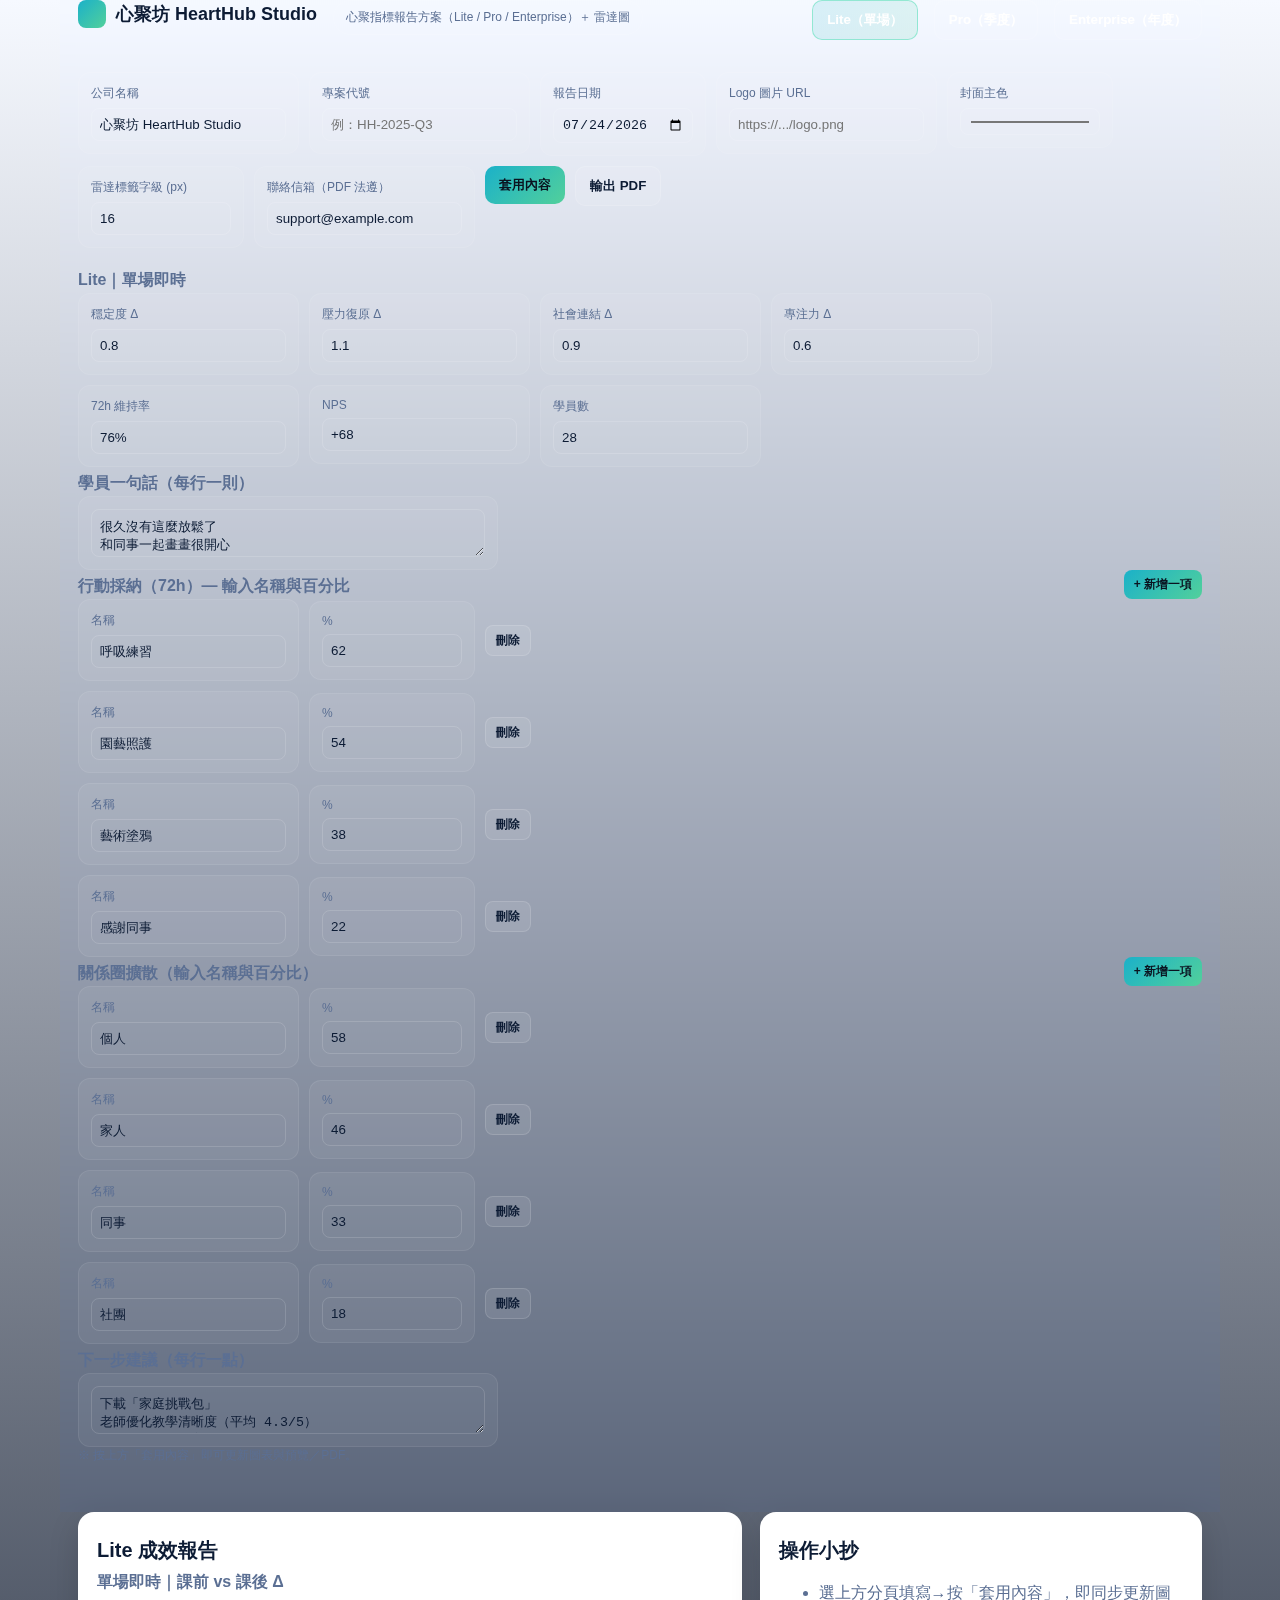
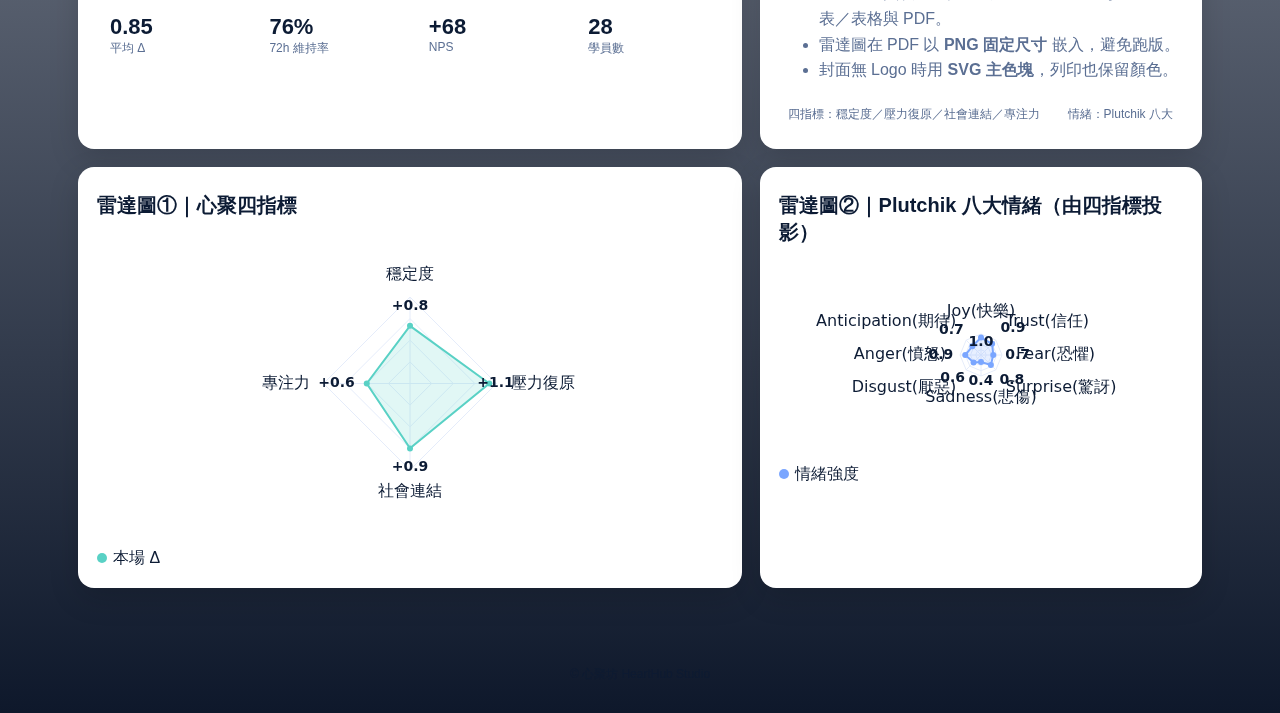
<file: index.html>
<!DOCTYPE html>
<html lang="zh-Hant">
<head>
<meta charset="utf-8" />
<meta name="viewport" content="width=device-width, initial-scale=1" />
<title>心聚指標報告｜Lite / Pro / Enterprise + 雷達圖（品牌＋PDF 美化）</title>
<style>
  :root{
    --bg:#0b1320; --card:#121a2b; --muted:#9bb0d3; --text:#eaf2ff;
    --accent:#59d1c5; --accent-2:#7aa6ff; --grid:#24314d;
    --brand:#1bb1c9;
  }
  @media (prefers-color-scheme: light){
    :root{ --bg:#f6f9ff; --card:#ffffff; --muted:#5b6f93; --text:#0c1b34; --accent:#00b8a9; --accent-2:#3a6cf0; --grid:#e5ecfa; }
  }
  *{box-sizing:border-box}
  body{
    margin:0; font-family:-apple-system,BlinkMacSystemFont,Segoe UI,Roboto,Noto Sans TC,Helvetica,Arial,"Apple Color Emoji","Segoe UI Emoji";
    background:linear-gradient(180deg, var(--bg) 0%, #0e182b 100%); color:var(--text);
  }
  header{
    padding:24px 18px; display:flex; flex-wrap:wrap; align-items:flex-start; gap:16px;
    position:sticky; backdrop-filter:saturate(140%) blur(6px);
  }
  .logo{display:flex;align-items:center;gap:10px;font-weight:700;font-size:18px}
  .logo .mark{width:28px;height:28px;border-radius:8px;background:linear-gradient(135deg,var(--brand), #52d09b)}
  .pill{padding:8px 12px; border:1px solid #ffffff26; border-radius:999px; color:var(--muted); font-size:12px}
  .wrap{max-width:1160px;margin:0 auto;padding:0 18px 48px}
  .tab{padding:10px 14px; border-radius:10px; background:#ffffff12; color:#fff; border:1px solid #ffffff24; cursor:pointer; user-select:none; font-weight:600}
  .tab.active{background:linear-gradient(135deg,#1bb1c922, #52d09b22); border-color:#6de3c2aa}
  .grid{display:grid; gap:18px; grid-template-columns:1.2fr .8fr}
  @media (max-width:980px){.grid{grid-template-columns:1fr}}
  .card{background:var(--card); border:1px solid #ffffff14; border-radius:16px; padding:18px; box-shadow:0 10px 30px #00000025}
  h1,h2,h3{margin:6px 0 8px} h1{font-size:28px} h2{font-size:20px} h3{font-size:16px;color:var(--muted)}
  .kpis{display:grid;grid-template-columns:repeat(4,1fr);gap:12px} @media (max-width:700px){.kpis{grid-template-columns:repeat(2,1fr)}}
  .kpi{background:#ffffff0d;padding:12px;border:1px solid #ffffff14;border-radius:12px}
  .kpi .v{font-size:22px;font-weight:800} .kpi .l{font-size:12px;color:var(--muted)}
  .tbl{width:100%;border-collapse:collapse;font-size:14px}
  .tbl th,.tbl td{padding:10px;border-bottom:1px solid #ffffff14;vertical-align:top}
  .muted{color:var(--muted)}
  .row{display:flex;gap:10px;flex-wrap:wrap;align-items:flex-start}
  .input{display:flex;flex-direction:column;gap:6px;background:#ffffff0d;padding:12px;border-radius:12px;border:1px solid #ffffff14}
  .input label{font-size:12px;color:var(--muted)}
  .input input,.input textarea{padding:8px;border-radius:8px;border:1px solid #ffffff24;background:#0000;color:var(--text);min-width:140px}
  .input textarea{min-height:44px}
  .btn{padding:10px 14px;border-radius:10px;background:linear-gradient(135deg,var(--brand),#52d09b); color:#0a1320;font-weight:800;border:none;cursor:pointer}
  .btn.secondary{background:#ffffff14;color:var(--text);border:1px solid #ffffff24}
  .btn.xs{padding:6px 10px;border-radius:8px;font-size:12px}
  canvas{width:100%;height:auto;max-height:460px;display:block}
  .legend{display:flex;gap:10px;flex-wrap:wrap;margin-top:8px}
  .dot{width:10px;height:10px;border-radius:999px;display:inline-block;margin-right:6px}
  .tag{font-size:12px;color:var(--muted);padding:6px 8px;border:1px solid #ffffff24;border-radius:999px}
  .mini{font-size:12px;color:var(--muted)}
  .panel{display:none}
  .panel.active{display:block}
  .subhead{font-weight:700;margin-top:6px;margin-bottom:2px;color:var(--muted)}
  .line{display:flex;gap:8px;flex-wrap:wrap;align-items:center}

  /* —— 長條圖（螢幕＋PDF 共用） —— */
  .barlist{--label:100px; --track:#ffffff1a; --track-b:#ffffff26; --fill1:var(--brand); --fill2:#52d09b;
    display:grid; grid-template-columns:var(--label) 1fr 48px; gap:6px 10px; align-items:center; font-size:14px}
  .barname{justify-self:end; color:var(--muted)}
  .bartrack{height:10px; border-radius:6px; background:var(--track); border:1px solid var(--track-b); overflow:hidden}
  .barfill{height:100%; background:linear-gradient(90deg,var(--fill1),var(--fill2))}
  .barpct{justify-self:end; color:var(--muted); font-variant-numeric:tabular-nums}

  footer{opacity:.7;text-align:center;font-size:12px;padding:30px 10px}

  /* ====== 列印（PDF 美化） ====== */
  @media print{
    @page{ size:A4; margin:10mm }
    body{ background:#fff; color:#000 }
    header, #webOnly{ display:none !important }

    body * { visibility:hidden }
    .print-container, .print-container * { visibility:visible }
    .print-container{ position:absolute; inset:0; width:100%; -webkit-print-color-adjust:exact; print-color-adjust:exact }

    :root{
      --page-pad-x:4mm;          /* 你原本的左右內距 */
      --footer-reserve:12mm;     /* 為頁腳預留高度 */
      --print-height: calc(297mm - 2 * 10mm);
    }
    /* 讓每個 .page 真的撐滿一整張紙的可列印高度 */
    .page{
      position:relative;
      min-height: var(--print-height);
      box-sizing: border-box;
      padding: 0 var(--page-pad-x) calc(var(--footer-reserve) + 2mm) var(--page-pad-x);
      background:#fff;
    }
    .page:not(:last-child){ page-break-after:always }
      /* 頁腳固定貼在頁面底部 */
    .pfooter{
      position:absolute;
      left:var(--page-pad-x);
      right:var(--page-pad-x);
      bottom:0;
      font-size:10px; color:#888;
      border-top:1px solid #eee;
      padding-top:2mm; margin-top:0;
      background:#fff;
    }
    .ph{ font-size:11px; color:#777; letter-spacing:.3px; display:flex; justify-content:space-between; align-items:center; border-bottom:1px solid #e6e6e6; padding:2mm 0 }
    .ptitle{ font-size:22px; font-weight:800; margin:4mm 0 2mm }
    .psub{ color:#333; margin:0 0 3mm }
    .pcard{ border:1px solid #e6e6e6; border-radius:6px; padding:3mm; background:#fff }
    .kpis.print{ grid-template-columns:repeat(4,1fr); gap:6mm }
    .legend .dot{ border:1px solid #0003 }
    .section-title{ font-weight:800; margin:4mm 0 2mm; border-left:4px solid var(--brand); padding-left:3mm }
    .small{ font-size:12.5px; color:#333; line-height:1.7 }

    .radarPrint{ width:185mm; height:92mm; display:block; margin:2mm 0 1mm }

    /* 列印下的長條圖對比更清楚 */
    .barlist{--track:#f2f5ff; --track-b:#dfe6fb; --fill1:var(--brand); --fill2:#36c6b4}
  }
</style>
</head>
<body>
  <!-- 頁首＋控制面板 -->
  <header class="wrap" id="webOnly">
    <div class="logo"><span class="mark"></span> <span id="brandName">心聚坊 HeartHub Studio</span></div>
    <span class="pill">心聚指標報告方案（Lite / Pro / Enterprise）＋ 雷達圖</span>
    <div style="flex:1"></div>
    <button class="tab active" data-tab="lite">Lite（單場）</button>
    <button class="tab" data-tab="pro">Pro（季度）</button>
    <button class="tab" data-tab="ent">Enterprise（年度）</button>

    <!-- 品牌基本資料 -->
    <div style="flex-basis:100%;height:0"></div>
    <div class="row">
      <div class="input"><label>公司名稱</label><input id="company" value="心聚坊 HeartHub Studio"></div>
      <div class="input"><label>專案代號</label><input id="project" placeholder="例：HH-2025-Q3"></div>
      <div class="input"><label>報告日期</label><input id="rdate" type="date"></div>
      <div class="input"><label>Logo 圖片 URL</label><input id="logoUrl" placeholder="https://.../logo.png"></div>
      <div class="input"><label>封面主色</label><input id="brandColor" type="color" value="#1bb1c9"></div>
      <div class="input"><label>雷達標籤字級 (px)</label><input type="number" id="fontPx" value="16" min="10" max="28" step="1" /></div>
      <div class="input"><label>聯絡信箱（PDF 法遵）</label><input id="contactEmail" value="support@example.com"></div>
      <button class="btn" id="btnApplyBrand">套用內容</button>
      <button class="btn secondary" id="btnPrint">輸出 PDF</button>
    </div>

    <!-- 依分頁顯示的輸入面板 -->
    <!-- Lite -->
    <div class="panel active" id="panel-lite" style="flex-basis:100%">
      <div class="subhead">Lite｜單場即時</div>
      <div class="row">
        <div class="input"><label>穩定度 Δ</label><input type="number" step="0.1" id="lite_stable" value="0.8"></div>
        <div class="input"><label>壓力復原 Δ</label><input type="number" step="0.1" id="lite_res" value="1.1"></div>
        <div class="input"><label>社會連結 Δ</label><input type="number" step="0.1" id="lite_social" value="0.9"></div>
        <div class="input"><label>專注力 Δ</label><input type="number" step="0.1" id="lite_focus" value="0.6"></div>
        <div class="input"><label>72h 維持率</label><input id="lite_hold" value="76%"></div>
        <div class="input"><label>NPS</label><input id="lite_nps" value="+68"></div>
        <div class="input"><label>學員數</label><input id="lite_learners" type="number" value="28"></div>
      </div>

      <div class="subhead">學員一句話（每行一則）</div>
      <div class="row">
        <div class="input" style="min-width:420px"><textarea id="lite_quotes">很久沒有這麼放鬆了
和同事一起畫畫很開心
壓力真的有緩解</textarea></div>
      </div>

      <div class="line">
        <div class="subhead" style="margin-right:auto">行動採納（72h）— 輸入名稱與百分比</div>
        <button type="button" class="btn xs" id="btnAddAction">+ 新增一項</button>
      </div>
      <div class="row" id="lite_actions_wrap" style="gap:10px;flex-direction:column"></div>

      <div class="line">
        <div class="subhead" style="margin-right:auto">關係圈擴散（輸入名稱與百分比）</div>
        <button type="button" class="btn xs" id="btnAddRipple">+ 新增一項</button>
      </div>
      <div class="row" id="lite_ripple_wrap" style="gap:10px;flex-direction:column"></div>

      <div class="subhead">下一步建議（每行一點）</div>
      <div class="row">
        <div class="input" style="min-width:420px"><textarea id="lite_next">下載「家庭挑戰包」
老師優化教學清晰度（平均 4.3/5）
企業導入季度方案</textarea></div>
      </div>
      <div class="mini">※ 按上方「套用內容」即可更新圖表與預覽／PDF。</div>
    </div>

    <!-- Pro -->
    <div class="panel" id="panel-pro" style="flex-basis:100%">
      <div class="subhead">Pro｜季度摘要</div>
      <div class="row">
        <div class="input"><label>場次</label><input id="pro_sessions" type="number" value="8"></div>
        <div class="input"><label>學員數</label><input id="pro_learners" type="number" value="172"></div>
        <div class="input"><label>平均 Δ</label><input id="pro_avgDelta" value="+0.85"></div>
        <div class="input"><label>平均 NPS</label><input id="pro_avgNPS" value="+65"></div>
      </div>

      <div class="subhead">部門數量與設定</div>
      <div class="row">
        <div class="input"><label>要比較幾個部門</label><input id="pro_dept_count" type="number" min="1" max="6" value="3"></div>
      </div>
      <div id="pro_depts" class="row" style="gap:14px;flex-direction:column"></div>

      <div class="subhead">建議處方（每行一點）</div>
      <div class="row">
        <div class="input" style="min-width:420px"><textarea id="pro_suggestions">強化業務部：專注力模組
持續推廣園藝挑戰包（高轉化）</textarea></div>
      </div>
      <div class="mini">※ 按上方「套用內容」即可更新圖表與預覽／PDF。</div>
    </div>

    <!-- Enterprise -->
    <div class="panel" id="panel-ent" style="flex-basis:100%">
      <div class="subhead">Enterprise｜年度摘要</div>
      <div class="row">
        <div class="input"><label>總場次</label><input id="ent_total" type="number" value="30"></div>
        <div class="input"><label>學員數</label><input id="ent_learners" type="number" value="560"></div>
        <div class="input"><label>平均 Δ</label><input id="ent_avgDelta" value="+0.92"></div>
        <div class="input"><label>NPS 年均</label><input id="ent_npsYear" value="+70"></div>
      </div>
      <div class="subhead">雷達圖①｜年度均值 / 產業常模（穩定度 / 壓力復原 / 社會連結 / 專注力）</div>
      <div class="row">
        <div class="input"><label>本年度均值</label><input id="ent_year" value="0.9,1.2,1.0,0.7"></div>
        <div class="input"><label>產業常模</label><input id="ent_norm" value="0.7,0.9,0.8,0.6"></div>
        <div class="input"><label>NPS（本公司）</label><input id="ent_nps_company" value="70"></div>
        <div class="input"><label>NPS（產業常模）</label><input id="ent_nps_industry" value="58"></div>
      </div>
      <div class="subhead">ROI 故事與年度建議</div>
      <div class="row">
        <div class="input" style="min-width:420px"><label>ROI 故事</label>
          <textarea id="ent_roi">78% 員工壓力復原顯著改善；42% 把練習帶進團隊文化，形成可持續的療癒飛輪。</textarea></div>
        <div class="input" style="min-width:420px"><label>年度建議（每行一點）</label>
          <textarea id="ent_plan">續約年度療癒方案（12 場）
新增「專注力進階課程」
國際據點可複製導入</textarea></div>
      </div>
      <div class="mini">※ 按上方「套用內容」即可更新圖表與預覽／PDF。</div>
    </div>
  </header>

  <!-- 主畫面 -->
  <main class="wrap">
    <div class="grid">
      <section class="card">
        <h2 id="title">Lite 成效報告</h2>
        <h3 class="muted" id="subtitle">單場即時｜課前 vs 課後 Δ</h3>
        <div class="kpis" id="kpis"></div>
      </section>

      <aside class="card">
        <h2>操作小抄</h2>
        <ul class="muted" style="line-height:1.6">
          <li>選上方分頁填寫→按「套用內容」，即同步更新圖表／表格與 PDF。</li>
          <li>雷達圖在 PDF 以 <b>PNG 固定尺寸</b> 嵌入，避免跑版。</li>
          <li>封面無 Logo 時用 <b>SVG 主色塊</b>，列印也保留顏色。</li>
        </ul>
        <div class="row" style="margin-top:8px">
          <span class="tag">四指標：穩定度／壓力復原／社會連結／專注力</span>
          <span class="tag">情緒：Plutchik 八大</span>
        </div>
      </aside>
    </div>

    <section class="grid" style="margin-top:18px">
      <section class="card">
        <h2>雷達圖①｜心聚四指標</h2>
        <canvas id="radar1" data-role="radar"></canvas>
        <div class="legend" id="legend1"></div>
      </section>

      <section class="card">
        <h2>雷達圖②｜Plutchik 八大情緒（由四指標投影）</h2>
        <canvas id="radar2" data-role="radar"></canvas>
        <div class="legend" id="legend2"></div>
      </section>
    </section>

    <section class="card" id="summaryCard" style="margin-top:18px">
      <h2 id="tbl_title">報告重點表</h2>
      <table class="tbl" id="tbl"></table>
    </section>
  </main>

  <!-- 列印專用容器 -->
  <div class="print-container" style="display:none">
    <!-- P1 封面 + KPI -->
    <section class="page" id="p1">
      <div class="ph"><span id="phLeft"></span><span>心聚指標報告（Lite / Pro / Enterprise）</span><span id="phRight"></span></div>
      <div style="display:flex;align-items:center;gap:6mm;margin:6mm 0 4mm">
        <img id="plogo" alt="" style="width:20mm;height:20mm;object-fit:contain;border-radius:4px;display:none">
        <!-- 沒 Logo → SVG 主色塊（列印也顯色） -->
        <svg id="pcolorSVG" width="20mm" height="20mm" viewBox="0 0 100 100" style="border-radius:6px;display:none">
          <defs><linearGradient id="brandGrad" x1="0" y1="0" x2="1" y2="1">
            <stop offset="0%" stop-color="var(--brand)"/><stop offset="100%" stop-color="#52d09b"/></linearGradient></defs>
          <rect x="0" y="0" width="100" height="100" rx="8" ry="8" fill="url(#brandGrad)"/>
        </svg>
        <div>
          <div style="font-weight:800" id="pcompany">心聚坊 HeartHub Studio</div>
          <div style="font-size:12px;color:#666" id="pstrap">心聚指標｜成效報告</div>
        </div>
      </div>
      <div class="ptitle">心聚指標成效報告（<span id="printTabName">Lite</span>）</div>
      <p class="psub">公司：<span id="pcompany2">心聚坊 HeartHub Studio</span>　專案：<span id="pproject">—</span>　日期：<span id="printDate"></span></p>
      <div class="kpis print" id="pkpis" style="margin-top:2mm"></div>
      <div class="pfooter"><span id="footLeft"></span><span style="float:right">第 1 / 3 頁</span></div>
    </section>

    <!-- P2 圖表（PNG 固定尺寸） -->
    <section class="page" id="p2">
      <div class="ph"><span id="phLeft2"></span><span>指標雷達 & 情緒雷達</span><span id="phRight2"></span></div>
      <div class="section-title">雷達圖①｜心聚四指標</div>
      <img id="pr1img" class="radarPrint" alt="">
      <div id="pl1" class="small"></div>
      <div class="section-title" style="margin-top:4mm">雷達圖②｜Plutchik 八大情緒（由四指標投影）</div>
      <img id="pr2img" class="radarPrint" alt="">
      <div id="pl2" class="small"></div>
      <div class="pfooter"><span id="footLeft2"></span><span style="float:right">第 2 / 3 頁</span></div>
    </section>

    <!-- P3 摘要＋法遵（依模式顯示對應段落，不重複） -->
    <section class="page" id="p3">
      <div class="ph"><span id="phLeft3"></span><span>重點摘要與合規聲明</span><span id="phRight3"></span></div>
      <div class="section-title" id="ptbl_title">報告重點表</div>
      <div id="ptblWrap" class="pcard"></div>

      <div class="section-title" id="pSugTitle" style="margin-top:5mm">下一步建議</div>
      <div class="pcard small" id="psuggest"></div>

      <div class="section-title" id="pquoteTitle" style="margin-top:5mm">學員一句話</div>
      <div class="pcard small" id="pquotes"></div>

      <div class="section-title" id="pactTitle" style="margin-top:5mm">行動採納（72h）</div>
      <div class="pcard small" id="pactions"></div>

      <div class="section-title" id="pripTitle" style="margin-top:5mm">關係圈擴散</div>
      <div class="pcard small" id="pripple"></div>

      <div class="section-title" id="proiTitle" style="margin-top:5mm">ROI 故事</div>
      <div class="pcard small" id="proi"></div>

      <div class="section-title" id="pplanTitle" style="margin-top:5mm">年度建議</div>
      <div class="pcard small" id="pplan"></div>

      <div class="section-title" style="margin-top:5mm">法遵與版權聲明</div>
      <div class="pcard small">
        <ol style="margin:0; padding-left:4mm">
          <li><b>資訊安全與隱私</b>：本報告僅呈現統計性結果，不含可識別個人資訊；若涉及個資，已採去識別化處理。</li>
          <li><b>使用範圍</b>：限於內部教育訓練與管理決策使用，未經書面同意，不得對外散布或轉載。</li>
          <li><b>非醫療聲明</b>：本報告不構成醫療診斷、治療或心理諮商建議。</li>
          <li><b>資料來源</b>：數據由課程回饋與「心聚指標」自填問卷彙整，結果可能受樣本與情境影響。</li>
          <li><b>智慧財產</b>：本報告之文字、圖表與版型為 © <span id="pcompany3">心聚坊 HeartHub Studio</span> 所有；未經授權請勿重製。</li>
          <li><b>聯絡窗口</b>：<span id="pcontact">support@example.com</span></li>
        </ol>
      </div>
      <div class="pfooter"><span id="footLeft3"></span><span style="float:right">第 3 / 3 頁</span></div>
    </section>
  </div>

  <footer>© <span id="footBrand">心聚坊 HeartHub Studio</span></footer>

<script>
/* ---------- 小工具 ---------- */
const $ = s => document.querySelector(s);
const $$ = s => Array.from(document.querySelectorAll(s));
const clamp=(v,min,max)=>Math.max(min,Math.min(max,v));
const avg=a=>a.reduce((x,y)=>x+y,0)/a.length;
const pickColor=i=>['#59d1c5','#7aa6ff','#ffc857','#ff6b6b','#c792ea','#4cd984','#ffa07a','#6b8cff'][i%8];
const hexToRgba=(h,a)=>{h=h.replace('#','');const n=parseInt(h,16);const r=(n>>16)&255,g=(n>>8)&255,b=n&255;return `rgba(${r},${g},${b},${a})`;};
const parseLines = (txt) => (txt||'').split(/\n/).map(s=>s.trim()).filter(Boolean);
const parseFour = (txt,def=[0,0,0,0])=>{
  const m=(txt||'').split(/,|\s+/).map(Number).filter(n=>!isNaN(n));
  return m.length===4?m:def;
};
const esc = s => (s||'').replace(/[&<>"']/g,c=>({ '&':'&amp;','<':'&lt;','>':'&gt;','"':'&quot;',"'":'&#39;' }[c]));

/* 長條圖 HTML（固定標籤欄寬，避免因字數位移） */
function barsHTML(items){
  if(!items || !items.length) return '（尚未填寫）';
  let html = '<div class="barlist">';
  items.forEach(x=>{
    const p = clamp(parseInt(x.pct,10)||0,0,100);
    html += `<div class="barname">${esc(x.name||'—')}</div>
             <div class="bartrack"><div class="barfill" style="width:${p}%"></div></div>
             <div class="barpct">${p}%</div>`;
  });
  html += '</div>';
  return html;
}

/* ---------- Lite：動態輸入（行動採納 / 擴散） ---------- */
function renderLiteActionsInputs(){
  const wrap=$("#lite_actions_wrap");
  wrap.innerHTML='';
  state.lite.actions.forEach((it,idx)=>{
    const row=document.createElement('div'); row.className='row'; row.style.alignItems='center';
    row.innerHTML=`
      <div class="input"><label>名稱</label><input data-k="name" value="${esc(it.name)}"></div>
      <div class="input"><label>%</label><input data-k="pct" type="number" min="0" max="100" value="${it.pct}"></div>
      <button type="button" class="btn secondary xs" data-action="del-action" data-idx="${idx}">刪除</button>
    `;
    wrap.appendChild(row);
  });
}
function renderLiteRippleInputs(){
  const wrap=$("#lite_ripple_wrap");
  wrap.innerHTML='';
  state.lite.ripple.forEach((it,idx)=>{
    const row=document.createElement('div'); row.className='row'; row.style.alignItems='center';
    row.innerHTML=`
      <div class="input"><label>名稱</label><input data-k="name" value="${esc(it.name)}"></div>
      <div class="input"><label>%</label><input data-k="pct" type="number" min="0" max="100" value="${it.pct}"></div>
      <button type="button" class="btn secondary xs" data-action="del-ripple" data-idx="${idx}">刪除</button>
    `;
    wrap.appendChild(row);
  });
}
function captureActionsFromDOM(){
  const rows=$$("#lite_actions_wrap .row");
  state.lite.actions = rows.map(r=>({
    name: r.querySelector('input[data-k="name"]').value.trim()||'—',
    pct:  parseInt(r.querySelector('input[data-k="pct"]').value||0,10)
  }));
}
function captureRippleFromDOM(){
  const rows=$$("#lite_ripple_wrap .row");
  state.lite.ripple = rows.map(r=>({
    name: r.querySelector('input[data-k="name"]').value.trim()||'—',
    pct:  parseInt(r.querySelector('input[data-k="pct"]').value||0,10)
  }));
}

/* ---------- 狀態 ---------- */
const state = {
  tab:'lite',
  radarFontPx:16,
  brand:{company:'心聚坊 HeartHub Studio',project:'',date:'',logoUrl:'',color:'#1bb1c9',contact:'support@example.com'},
  lite:{
    deltas:{stable:0.8,res:1.1,social:0.9,focus:0.6},
    kpi:{hold:'76%', nps:'+68', learners:28},
    quotes:['很久沒有這麼放鬆了','和同事一起畫畫很開心','壓力真的有緩解'],
    actions:[
      {name:'呼吸練習', pct:62},
      {name:'園藝照護', pct:54},
      {name:'藝術塗鴉', pct:38},
      {name:'感謝同事', pct:22}
    ],
    ripple:[
      {name:'個人', pct:58},
      {name:'家人', pct:46},
      {name:'同事', pct:33},
      {name:'社團', pct:18}
    ],
    next:['下載「家庭挑戰包」','老師優化教學清晰度（平均 4.3/5）','企業導入季度方案']
  },
  pro:{
    kpi:{sessions:8, learners:172, avgDelta:'+0.85', avgNPS:'+65'},
    depts:[
      {name:'行政部', values:[1.1,1.2,1.0,0.8], hot:'呼吸練習'},
      {name:'業務部', values:[0.6,0.7,0.5,0.6], hot:'感恩挑戰'},
      {name:'研發部', values:[0.9,1.0,0.8,0.7], hot:'園藝挑戰'}
    ],
    suggestions:['強化業務部：專注力模組','持續推廣園藝挑戰包（高轉化）']
  },
  ent:{
    kpi:{total:30, learners:560, avgDelta:'+0.92', npsYear:'+70'},
    radar:{year:[0.9,1.2,1.0,0.7], norm:[0.7,0.9,0.8,0.6], npsCompany:70, npsIndustry:58},
    roi:'78% 員工壓力復原顯著改善；42% 把練習帶進團隊文化，形成可持續的療癒飛輪。',
    plan:['續約年度療癒方案（12 場）','新增「專注力進階課程」','國際據點可複製導入']
  },
  exports:{}
};

/* ---------- 指標 → 情緒 ---------- */
function indicatorsForCurrent(){
  if(state.tab==='lite') return state.lite.deltas;
  if(state.tab==='pro'){
    const mats = state.pro.depts.map(d=>d.values);
    const mean = idx => avg(mats.map(a=>a[idx]));
    return {stable:mean(0),res:mean(1),social:mean(2),focus:mean(3)};
  }
  const y = state.ent.radar.year;
  return {stable:y[0],res:y[1],social:y[2],focus:y[3]};
}
function indicatorsToPlutchik(ind){
  const c=v=>Math.max(0,Math.min(1.5,v));
  return {
    "Joy(快樂)": (ind.social + ind.res)/2,
    "Trust(信任)": ind.social,
    "Fear(恐懼)": c(1.5 - ind.stable),
    "Surprise(驚訝)": 0.5 + (ind.focus/2),
    "Sadness(悲傷)": c(1.5 - ind.res),
    "Disgust(厭惡)": c(1.5 - ind.social),
    "Anger(憤怒)": c(1.5 - ind.focus),
    "Anticipation(期待)": (ind.focus + ind.stable)/2
  };
}

/* ---------- 雷達圖（加入數值標註） ---------- */
function drawRadar(canvas, labels, datasets, options={}){
  const rect = canvas.getBoundingClientRect();
  const cssW = rect.width || canvas.clientWidth || 900;
  const cssH = rect.height|| canvas.clientHeight|| 560;
  const dpr = options.forceDPR || window.devicePixelRatio || 1;

  canvas.width  = Math.round(cssW*dpr);
  canvas.height = Math.round(cssH*dpr);

  const ctx = canvas.getContext('2d');
  ctx.setTransform(1,0,0,1,0,0);
  ctx.clearRect(0,0,canvas.width,canvas.height);
  ctx.scale(dpr,dpr);

  const W=canvas.width/dpr,H=canvas.height/dpr,cx=W/2,cy=H/2;
  const pad=options.padding??60, r=Math.min(W,H)/2 - pad;

  let maxVal=0; datasets.forEach(ds=>ds.values.forEach(v=>{if(v>maxVal)maxVal=v;}));
  maxVal=Math.max(maxVal, options.minMax?.max ?? 1.2);
  const rings=options.rings??4;

  // grid & labels
  ctx.save();
  ctx.strokeStyle=getComputedStyle(document.documentElement).getPropertyValue('--grid')||'#e5ecfa';
  ctx.lineWidth=1;
  for(let i=1;i<=rings;i++){
    const rr=r*i/rings; ctx.beginPath();
    for(let k=0;k<labels.length;k++){
      const ang=(Math.PI*2/labels.length)*k - Math.PI/2;
      const x=cx+rr*Math.cos(ang), y=cy+rr*Math.sin(ang);
      if(k===0)ctx.moveTo(x,y); else ctx.lineTo(x,y);
    }
    ctx.closePath(); ctx.stroke();
  }
  const fontPx=options.fontPx||state.radarFontPx;
  ctx.fillStyle=getComputedStyle(document.body).color||'#111';
  ctx.font=`500 ${fontPx}px system-ui, -apple-system, Segoe UI, Roboto, Noto Sans TC, Arial`;
  labels.forEach((lab,k)=>{
    const ang=(Math.PI*2/labels.length)*k - Math.PI/2;
    const x=cx+(r+14)*Math.cos(ang), y=cy+(r+14)*Math.sin(ang);
    ctx.beginPath(); ctx.moveTo(cx,cy); ctx.lineTo(cx+r*Math.cos(ang), cy+r*Math.sin(ang)); ctx.stroke();
    ctx.textAlign=Math.cos(ang)>0.2?"left":(Math.cos(ang)<-0.2?"right":"center");
    ctx.textBaseline=Math.sin(ang)>0.2?"top":(Math.sin(ang)<-0.2?"bottom":"middle");
    ctx.fillText(lab,x,y);
  });
  ctx.restore();

  // datasets & value labels
  const wantValues = !!options.valueLabels;
  const valPrec = options.valuePrecision ?? 1;
  const valSign = !!options.valueSign;
  const baseOffset = options.valueOffset ?? 12;
  const stepOffset = options.valueOffsetStep ?? 10;
  const fontPxVal = Math.max(10, (options.fontPx || state.radarFontPx) - 2);

  datasets.forEach((ds,idx)=>{
    const color=ds.color||pickColor(idx), alpha=ds.fill??0.18;
    const pts = ds.values.map((v, k) => {
      const ang = (Math.PI * 2 / labels.length) * k - Math.PI / 2;
      const rr  = (v / maxVal) * r;            // ← 把 rr 算出來
      return { x: cx + rr * Math.cos(ang),
               y: cy + rr * Math.sin(ang),
               ang,
               rr };                           // ← 存進物件
    });

    ctx.beginPath(); pts.forEach((p,i)=>{if(i===0)ctx.moveTo(p.x,p.y); else ctx.lineTo(p.x,p.y);}); ctx.closePath();
    ctx.fillStyle=hexToRgba(color,alpha); ctx.fill(); ctx.strokeStyle=color; ctx.lineWidth=2; ctx.stroke();
    ctx.fillStyle=color; pts.forEach(p=>{ctx.beginPath();ctx.arc(p.x,p.y,3,0,Math.PI*2);ctx.fill();});

    if (wantValues){
      ctx.save();
      ctx.font = `600 ${fontPxVal}px system-ui, -apple-system, Segoe UI, Roboto, Noto Sans TC, Arial`;
      ctx.fillStyle = options.valueColor || '#0c1b34'; // 深色字
    
      const threshold = options.valueAutoInwardFrom ?? 0.78; // 半徑 > 78% 就往內放
      const off = baseOffset + idx*stepOffset;
    
      pts.forEach((p,k)=>{
        let text = (ds.values[k]).toFixed(valPrec);
        if (valSign) text = (ds.values[k]>=0?'+':'') + text;
    
        // auto: 靠近外圈（>78% r）→ 往內，否則往外
        const dir = (p.rr / r > threshold) ? -1 : 1; // -1=往中心, 1=往外
        const tx = p.x + dir * off * Math.cos(p.ang);
        const ty = p.y + dir * off * Math.sin(p.ang);
    
        ctx.textAlign = Math.cos(p.ang)>0.2 ? "left" : (Math.cos(p.ang)<-0.2 ? "right" : "center");
        ctx.textBaseline = Math.sin(p.ang)>0.2 ? "top"  : (Math.sin(p.ang)<-0.2 ? "bottom" : "middle");
        ctx.fillText(text, tx, ty);
      });
      ctx.restore();
    }

  });

  return {
    toPNG(scale=2){
      const w=Math.round(cssW*scale), h=Math.round(cssH*scale);
      const tmp=document.createElement('canvas'); tmp.width=w; tmp.height=h;
      const c=tmp.getContext('2d'); c.scale(scale,scale);
      drawRadar(tmp,labels,datasets,{...options,forceDPR:1,fontPx:(options.fontPx||state.radarFontPx)+Math.round(scale)});
      return tmp.toDataURL('image/png');
    }
  };
}

/* ---------- 主畫面渲染（表格避免重複；條列放到 P3） ---------- */
function kpiHTML(items){return items.map(x=>`<div class="kpi"><div class="v">${x.v}</div><div class="l">${x.l}</div></div>`).join("")}
function legendHTML(ds){return ds.map(d=>`<span><i class="dot" style="background:${d.color}"></i>${d.label}</span>`).join("")}

function render(){
  const t=$("#title"), st=$("#subtitle"), kpis=$("#kpis"), tbl=$("#tbl"), tt=$("#tbl_title");
  const summaryCard = $("#summaryCard");
  
  // Lite 隱藏; Pro/Enterprise 顯示
  summaryCard.style.display = (state.tab === 'lite') ? 'none' : 'block';

  if(state.tab==='lite'){
    t.textContent="Lite 成效報告"; st.textContent="單場即時｜課前 vs 課後 Δ";
    const d=state.lite.deltas;
    kpis.innerHTML=kpiHTML([
      {l:"平均 Δ",v:avg([d.stable,d.res,d.social,d.focus]).toFixed(2)},
      {l:"72h 維持率",v:state.lite.kpi.hold},
      {l:"NPS",v:state.lite.kpi.nps},
      {l:"學員數",v:String(state.lite.kpi.learners)}
    ]);
    //tt.textContent="Lite｜重點表";
    //tbl.innerHTML=`<tr><th>項目</th><th>內容</th></tr>
     // <tr><td>四指標 Δ</td><td class="muted">穩定度 ${d.stable.toFixed(1)}｜壓力復原 ${d.res.toFixed(1)}｜社會連結 ${d.social.toFixed(1)}｜專注力 ${d.focus.toFixed(1)}</td></tr>`;
    renderLiteActionsInputs();
    renderLiteRippleInputs();
  }
  else if(state.tab==='pro'){
    t.textContent="Pro 季度報告"; st.textContent="季度趨勢｜部門比較";
    kpis.innerHTML=kpiHTML([
      {l:"場次",v:String(state.pro.kpi.sessions)},
      {l:"學員數",v:String(state.pro.kpi.learners)},
      {l:"平均 Δ",v:state.pro.kpi.avgDelta},
      {l:"平均 NPS",v:state.pro.kpi.avgNPS}
    ]);
    tt.textContent="Pro｜部門比較";
    const rows = state.pro.depts.map(d=>{
      const ad = '+'+avg(d.values).toFixed(1);
      return `<tr><td>${esc(d.name)}</td><td>${ad}</td><td>${esc(d.hot||'—')}</td></tr>`;
    }).join('');
    tbl.innerHTML=`<tr><th>部門</th><th>平均 Δ</th><th>熱門行動</th></tr>${rows}`;
  }
  else{
    t.textContent="Enterprise 年度報告"; st.textContent="年度總結｜常模對照｜ROI 故事";
    kpis.innerHTML=kpiHTML([
      {l:"總場次",v:String(state.ent.kpi.total)},
      {l:"學員數",v:String(state.ent.kpi.learners)},
      {l:"平均 Δ",v:state.ent.kpi.avgDelta},
      {l:"NPS 年均",v:state.ent.kpi.npsYear}
    ]);
    tt.textContent="Enterprise｜產業常模對照";
    const y=state.ent.radar.year, n=state.ent.radar.norm;
    const diff=(a,b)=>((a-b)>=0?'+':'')+(a-b).toFixed(1);
    tbl.innerHTML=`<tr><th>指標</th><th>本公司</th><th>產業常模</th><th>差異</th></tr>
      <tr><td>NPS</td><td>${state.ent.radar.npsCompany}</td><td>${state.ent.radar.npsIndustry}</td><td>${state.ent.radar.npsCompany-state.ent.radar.npsIndustry>=0?'+':''}${(state.ent.radar.npsCompany-state.ent.radar.npsIndustry).toFixed(0)}</td></tr>
      <tr><td>穩定度 Δ</td><td>+${y[0]}</td><td>+${n[0]}</td><td>${diff(y[0],n[0])}</td></tr>
      <tr><td>壓力復原 Δ</td><td>+${y[1]}</td><td>+${n[1]}</td><td>${diff(y[1],n[1])}</td></tr>
      <tr><td>社會連結 Δ</td><td>+${y[2]}</td><td>+${n[2]}</td><td>${diff(y[2],n[2])}</td></tr>
      <tr><td>專注力 Δ</td><td>+${y[3]}</td><td>+${n[3]}</td><td>${diff(y[3],n[3])}</td></tr>`;
  }

  // 雷達①：四指標（顯示正負號）
  const labels1=["穩定度","壓力復原","社會連結","專注力"];
  let ds1=[];
  if(state.tab==='lite'){
    const v=state.lite.deltas;
    ds1=[{label:"本場 Δ",color:"#59d1c5",values:[v.stable,v.res,v.social,v.focus],fill:.18}];
  }else if(state.tab==='pro'){
    ds1 = state.pro.depts.map((d,i)=>({label:d.name||`部門${i+1}`, color:pickColor(i), values:d.values, fill:.12}));
  }else{
    const r=state.ent.radar;
    ds1=[
      {label:"本年度均值", color:"#59d1c5", values:r.year, fill:.18},
      {label:"產業常模",   color:"#7aa6ff", values:r.norm, fill:.10}
    ];
  }
  state.exports.radar1=drawRadar($("#radar1"),labels1,ds1,{
    rings:4,fontPx:state.radarFontPx,padding:70,
    valueLabels:true,valuePrecision:1,valueSign:true,valueOffset:12,valueOffsetStep:10
  });
  $("#legend1").innerHTML=legendHTML(ds1);

  // 雷達②：情緒（不顯示正負號）
  const ind=indicatorsForCurrent();
  const em=indicatorsToPlutchik(ind), labels2=Object.keys(em);
  const ds2=[{label:"情緒強度",color:"#7aa6ff",values:Object.values(em),fill:.18}];
  state.exports.radar2=drawRadar($("#radar2"),labels2,ds2,{
    rings:4,fontPx:state.radarFontPx,padding:80,
    valueLabels:true,valuePrecision:1,valueSign:false,valueOffset:12
  });
  $("#legend2").innerHTML=legendHTML(ds2);
}

/* ---------- Pro：部門輸入欄位 ---------- */
function buildProDeptInputs(count){
  const cur=state.pro.depts.slice(0,count);
  while(cur.length<count){
    cur.push({name:`部門${cur.length+1}`, values:[0.8,0.9,0.8,0.7], hot:'—'});
  }
  state.pro.depts=cur;

  const hold=$("#pro_depts");
  hold.innerHTML='';
  state.pro.depts.forEach((d,i)=>{
    const row=document.createElement('div');
    row.className='row dept-row';
    row.dataset.idx=i;
    row.style.border='1px dashed #ffffff24';
    row.style.borderRadius='10px';
    row.style.padding='10px';
    row.innerHTML=`
      <div class="input"><label>部門名稱</label><input data-role="name" value="${esc(d.name)}"></div>
      <div class="input"><label>Δ 值（四項, 逗點分隔）</label><input data-role="values" value="${d.values.join(',')}"></div>
      <div class="input"><label>熱門行動</label><input data-role="hot" value="${esc(d.hot)}"></div>
    `;
    hold.appendChild(row);
  });
}

/* ---------- 事件 ---------- */
function showPanel(){
  $$('.panel').forEach(p=>p.classList.remove('active'));
  $('#panel-'+(state.tab==='ent'?'ent':state.tab)).classList.add('active');
}
document.addEventListener('DOMContentLoaded', ()=>{
  $("#rdate").value = new Date().toISOString().slice(0,10);

  // Lite：渲染初始動態列
  renderLiteActionsInputs();
  renderLiteRippleInputs();

  // Lite：新增 / 刪除（事件委派）
  $("#btnAddAction").addEventListener('click', ()=>{
    captureActionsFromDOM();
    state.lite.actions.push({name:`項目${state.lite.actions.length+1}`, pct:0});
    renderLiteActionsInputs();
  });
  $("#lite_actions_wrap").addEventListener('click', (e)=>{
    const btn=e.target.closest('[data-action="del-action"]');
    if(btn){
      captureActionsFromDOM();
      const idx=parseInt(btn.dataset.idx,10);
      state.lite.actions.splice(idx,1);
      renderLiteActionsInputs();
    }
  });

  $("#btnAddRipple").addEventListener('click', ()=>{
    captureRippleFromDOM();
    state.lite.ripple.push({name:`關係${state.lite.ripple.length+1}`, pct:0});
    renderLiteRippleInputs();
  });
  $("#lite_ripple_wrap").addEventListener('click', (e)=>{
    const btn=e.target.closest('[data-action="del-ripple"]');
    if(btn){
      captureRippleFromDOM();
      const idx=parseInt(btn.dataset.idx,10);
      state.lite.ripple.splice(idx,1);
      renderLiteRippleInputs();
    }
  });

  // Pro：部門數量
  buildProDeptInputs(3);
  $("#pro_dept_count").addEventListener('change', ()=>{
    const n = clamp(parseInt($("#pro_dept_count").value||3,10),1,6);
    $("#pro_dept_count").value=n;
    buildProDeptInputs(n);
  });

  // 分頁切換
  $$('.tab').forEach(btn=>{
    btn.addEventListener('click', ()=>{
      $$('.tab').forEach(b=>b.classList.remove('active'));
      btn.classList.add('active');
      state.tab=btn.dataset.tab;
      showPanel(); render();
    });
  });

  // 套用：收集所有欄位 → state → render
  $("#btnApplyBrand").addEventListener('click', ()=>{
    // 品牌
    state.brand.company=$("#company").value||state.brand.company;
    state.brand.project=$("#project").value||'';
    state.brand.date=$("#rdate").value||'';
    state.brand.logoUrl=$("#logoUrl").value||'';
    state.brand.color=$("#brandColor").value||state.brand.color;
    state.brand.contact=$("#contactEmail").value||state.brand.contact;
    state.radarFontPx=clamp(parseInt($("#fontPx").value||16,10),10,28);
    document.documentElement.style.setProperty('--brand', state.brand.color);
    $("#brandName").textContent=state.brand.company;
    $("#footBrand").textContent=state.brand.company;

    // Lite
    state.lite.deltas.stable=parseFloat($("#lite_stable").value||state.lite.deltas.stable);
    state.lite.deltas.res   =parseFloat($("#lite_res").value||state.lite.deltas.res);
    state.lite.deltas.social=parseFloat($("#lite_social").value||state.lite.deltas.social);
    state.lite.deltas.focus =parseFloat($("#lite_focus").value||state.lite.deltas.focus);
    state.lite.kpi.hold=$("#lite_hold").value||state.lite.kpi.hold;
    state.lite.kpi.nps=$("#lite_nps").value||state.lite.kpi.nps;
    state.lite.kpi.learners=parseInt($("#lite_learners").value||state.lite.kpi.learners,10);
    state.lite.quotes=parseLines($("#lite_quotes").value);
    state.lite.next = parseLines($("#lite_next").value);
    captureActionsFromDOM();
    captureRippleFromDOM();

    // Pro
    state.pro.kpi.sessions=parseInt($("#pro_sessions").value||state.pro.kpi.sessions,10);
    state.pro.kpi.learners=parseInt($("#pro_learners").value||state.pro.kpi.learners,10);
    state.pro.kpi.avgDelta=$("#pro_avgDelta").value||state.pro.kpi.avgDelta;
    state.pro.kpi.avgNPS=$("#pro_avgNPS").value||state.pro.kpi.avgNPS;
    const rows = $$("#pro_depts .dept-row");
    state.pro.depts = rows.map((r,i)=>({
      name: r.querySelector('input[data-role="name"]').value||`部門${i+1}`,
      values: parseFour(r.querySelector('input[data-role="values"]').value, [0.8,0.9,0.8,0.7]),
      hot: r.querySelector('input[data-role="hot"]').value||'—'
    }));
    state.pro.suggestions = parseLines($("#pro_suggestions").value);

    // Enterprise
    state.ent.kpi.total=parseInt($("#ent_total").value||state.ent.kpi.total,10);
    state.ent.kpi.learners=parseInt($("#ent_learners").value||state.ent.kpi.learners,10);
    state.ent.kpi.avgDelta=$("#ent_avgDelta").value||state.ent.kpi.avgDelta;
    state.ent.kpi.npsYear=$("#ent_npsYear").value||state.ent.kpi.npsYear;
    state.ent.radar.year = parseFour($("#ent_year").value, state.ent.radar.year);
    state.ent.radar.norm = parseFour($("#ent_norm").value, state.ent.radar.norm);
    state.ent.radar.npsCompany=parseFloat($("#ent_nps_company").value||state.ent.radar.npsCompany);
    state.ent.radar.npsIndustry=parseFloat($("#ent_nps_industry").value||state.ent.radar.npsIndustry);
    state.ent.roi = ($("#ent_roi").value||'').trim();
    state.ent.plan = parseLines($("#ent_plan").value);

    render();
  });

  $("#btnPrint").addEventListener('click', preparePrintAndOpen);

  showPanel(); render();
});

/* ---------- 列印（PDF） ---------- */
function legendHTMLFrom(node){
  if(!node) return '';
  return Array.from(node.querySelectorAll('span')).map(s=>s.outerHTML).join('');
}
function preparePrintAndOpen(){
  // 表格 → 僅 Pro / Enterprise 複製並顯示；Lite 隱藏
  if (state.tab === 'lite') {
    $('#ptbl_title').style.display = 'none';
    $('#ptblWrap').style.display = 'none';
  } else {
    $('#ptbl_title').style.display = 'block';
    $('#ptblWrap').style.display = 'block';
    $("#ptbl_title").textContent = $("#tbl_title").textContent;
    const tblClone = $("#tbl").cloneNode(true);
    tblClone.style.fontSize='13px'; tblClone.style.width='100%';
    $("#ptblWrap").innerHTML=''; $("#ptblWrap").appendChild(tblClone);
  }

  const wrap=$('.print-container'); wrap.style.display='block';

  const nowStr=new Date().toLocaleString('zh-TW',{year:'numeric',month:'2-digit',day:'2-digit',hour:'2-digit',minute:'2-digit'});
  $("#phLeft").textContent=nowStr; $("#phRight").textContent='（正式版 PDF）';
  $("#phLeft2").textContent=nowStr; $("#phRight2").textContent='（正式版 PDF）';
  $("#phLeft3").textContent=nowStr; $("#phRight3").textContent='（正式版 PDF）';

  $("#printTabName").textContent = state.tab==='lite'?'Lite（單場）': state.tab==='pro'?'Pro（季度）':'Enterprise（年度）';
  $("#printDate").textContent = state.brand.date||new Date().toLocaleDateString('zh-TW',{year:'numeric',month:'2-digit',day:'2-digit'});
  $("#pcompany").textContent = state.brand.company;
  $("#pcompany2").textContent = state.brand.company;
  $("#pcompany3").textContent = state.brand.company;
  $("#pproject").textContent = state.brand.project || '—';
  $("#pcontact").textContent = state.brand.contact;
  $("#footLeft").textContent = location.href;
  $("#footLeft2").textContent = location.href;
  $("#footLeft3").textContent = location.href;

  // Logo / 主色
  const logo=$("#plogo"), svg=$("#pcolorSVG");
  if(state.brand.logoUrl){ logo.src=state.brand.logoUrl; logo.style.display='block'; svg.style.display='none'; }
  else{ logo.style.display='none'; svg.style.display='block';
        const g=svg.querySelector('#brandGrad'); g.firstElementChild.setAttribute('stop-color', state.brand.color); }

  // 封面 KPI
  if(state.tab==='lite'){
    const d=state.lite.deltas;
    $("#pkpis").innerHTML = kpiHTML([
      {l:"平均 Δ",v:avg([d.stable,d.res,d.social,d.focus]).toFixed(2)},
      {l:"72h 維持率",v:state.lite.kpi.hold},
      {l:"NPS",v:state.lite.kpi.nps},
      {l:"學員數",v:String(state.lite.kpi.learners)}
    ]);
  }else if(state.tab==='pro'){
    $("#pkpis").innerHTML = kpiHTML([
      {l:"場次",v:String(state.pro.kpi.sessions)},
      {l:"學員數",v:String(state.pro.kpi.learners)},
      {l:"平均 Δ",v:state.pro.kpi.avgDelta},
      {l:"平均 NPS",v:state.pro.kpi.avgNPS}
    ]);
  }else{
    $("#pkpis").innerHTML = kpiHTML([
      {l:"總場次",v:String(state.ent.kpi.total)},
      {l:"學員數",v:String(state.ent.kpi.learners)},
      {l:"平均 Δ",v:state.ent.kpi.avgDelta},
      {l:"NPS 年均",v:state.ent.kpi.npsYear}
    ]);
  }

  // 第 3 頁：依模式顯示正確區塊（不重複）
  const hide = ids => ids.forEach(id=>{ $(id).style.display='none'; });
  const show = ids => ids.forEach(id=>{ $(id).style.display='block'; });

  // 表格 → 複製
  function listHTML(lines){ return (lines&&lines.length)? `<ul style="margin:0;padding-left:18px">${lines.map(s=>`<li>${esc(s)}</li>`).join('')}</ul>` : '（尚未填寫）'; }
  $("#ptbl_title").textContent=$("#tbl_title").textContent;
  const tblClone=$("#tbl").cloneNode(true); tblClone.style.fontSize='13px'; tblClone.style.width='100%';
  $("#ptblWrap").innerHTML=''; $("#ptblWrap").appendChild(tblClone);

  if(state.tab==='lite'){
    $("#pSugTitle").textContent='下一步建議';
    $("#psuggest").innerHTML = listHTML(state.lite.next);
    $("#pquotes").innerHTML = state.lite.quotes.length? `<ul style="margin:0;padding-left:18px">${state.lite.quotes.map(s=>`<li>「${esc(s)}」</li>`).join('')}</ul>`:'（尚未填寫）';
    $("#pactions").innerHTML = barsHTML(state.lite.actions);
    $("#pripple").innerHTML = barsHTML(state.lite.ripple);
    show(['#pquoteTitle','#pquotes','#pactTitle','#pactions','#pripTitle','#pripple','#pSugTitle','#psuggest']);
    hide(['#proiTitle','#proi','#pplanTitle','#pplan']);
  }else if(state.tab==='pro'){
    $("#pSugTitle").textContent='建議處方';
    $("#psuggest").innerHTML = listHTML(state.pro.suggestions);
    show(['#pSugTitle','#psuggest']);
    hide(['#pquoteTitle','#pquotes','#pactTitle','#pactions','#pripTitle','#pripple','#proiTitle','#proi','#pplanTitle','#pplan']);
  }else{
    // Enterprise：只顯示 ROI/年度建議；不再用 pSugTitle/psuggest
    hide(['#pSugTitle','#psuggest','#pquoteTitle','#pquotes','#pactTitle','#pactions','#pripTitle','#pripple']);
    $("#proi").textContent = state.ent.roi||'（尚未填寫）';
    $("#pplan").innerHTML = listHTML(state.ent.plan);
    show(['#proiTitle','#proi','#pplanTitle','#pplan']);
  }

  // 圖：以 PNG 置入（固定尺寸）
  const png1 = state.exports.radar1?.toPNG(2.0);
  const png2 = state.exports.radar2?.toPNG(2.0);
  $("#pl1").innerHTML = legendHTMLFrom($('#legend1'));
  $("#pl2").innerHTML = legendHTMLFrom($('#legend2'));
  const img1=$("#pr1img"), img2=$("#pr2img");
  let ready=0; const tryPrint=()=>{ if(++ready===2) window.print(); };
  img1.onload=tryPrint; img2.onload=tryPrint;
  img1.src=png1; img2.src=png2;

  window.onafterprint =()=>{ wrap.style.display='none'; };
}

/* ---------- 可見性修正 ---------- */
document.addEventListener('visibilitychange', ()=>{ if(!document.hidden){ requestAnimationFrame(render); }});
</script>
</body>
</html>
</file>
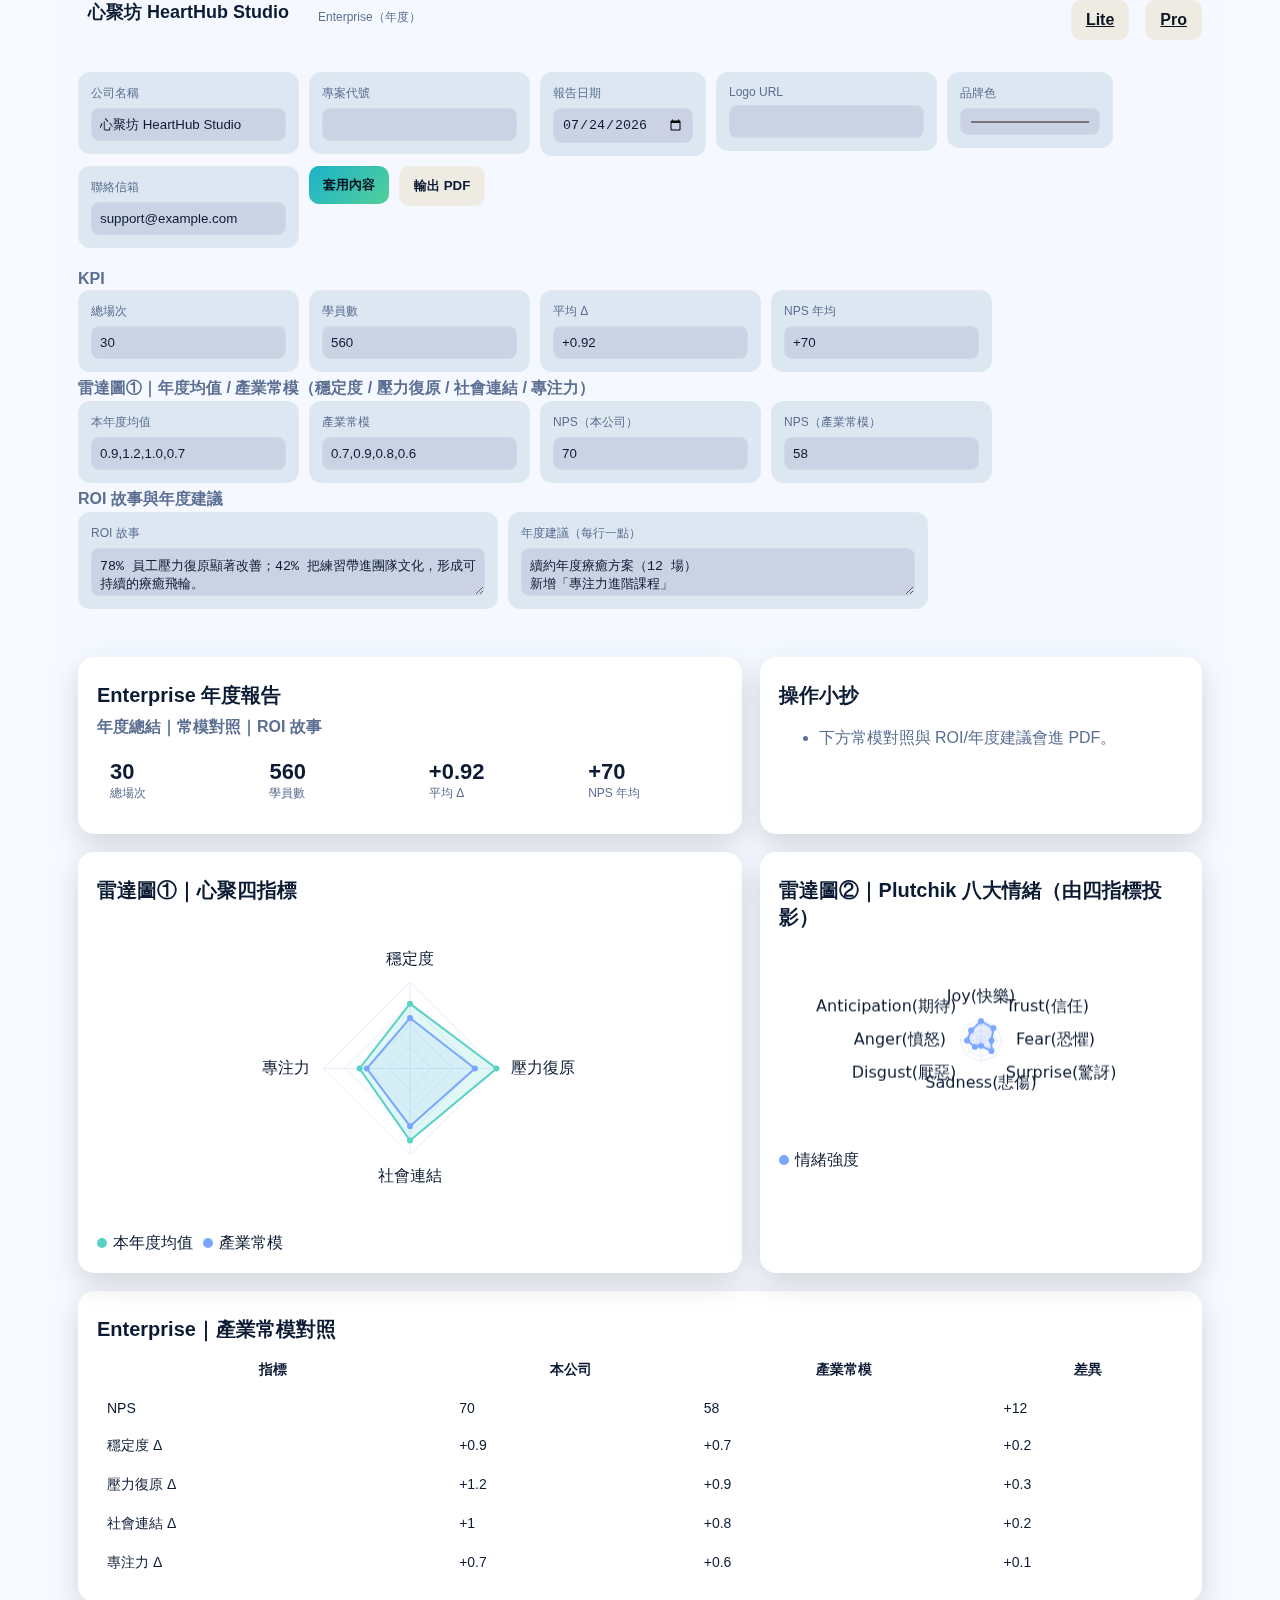
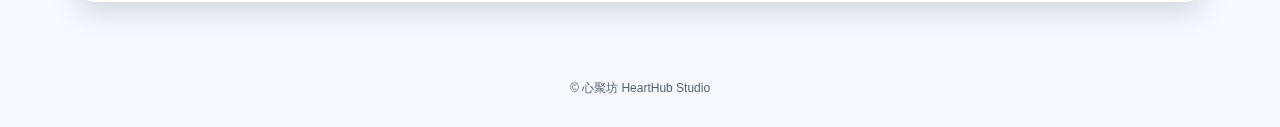
<file: enterprise.html>
<!DOCTYPE html><html lang="zh-Hant"><head>
<meta charset="utf-8"/><meta name="viewport" content="width=device-width,initial-scale=1"/>
<title>心聚指標報告｜Enterprise（年度）</title>
<link rel="stylesheet" href="assets/common.css">
</head><body>
<header class="wrap" id="webOnly">
  <div class="logo"><span class="mark"></span><span id="brandName">心聚坊 HeartHub Studio</span></div>
  <span class="pill">Enterprise（年度）</span><div style="flex:1"></div>
  <a class="tab" href="lite.html">Lite</a><a class="tab" href="pro.html">Pro</a>

  <div style="flex-basis:100%;height:0"></div>
  <div class="row">
    <div class="input"><label>公司名稱</label><input id="company" value="心聚坊 HeartHub Studio"></div>
    <div class="input"><label>專案代號</label><input id="project"></div>
    <div class="input"><label>報告日期</label><input id="rdate" type="date"></div>
    <div class="input"><label>Logo URL</label><input id="logoUrl"></div>
    <div class="input"><label>品牌色</label><input id="brandColor" type="color" value="#1bb1c9"></div>
    <div class="input"><label>聯絡信箱</label><input id="contactEmail" value="support@example.com"></div>
    <button class="btn" id="apply">套用內容</button>
    <button class="btn secondary" id="print">輸出 PDF</button>
  </div>

  <div class="panel active" style="flex-basis:100%">
    <div class="subhead">KPI</div>
    <div class="row">
      <div class="input"><label>總場次</label><input id="total" type="number" value="30"></div>
      <div class="input"><label>學員數</label><input id="learners" type="number" value="560"></div>
      <div class="input"><label>平均 Δ</label><input id="avgDelta" value="+0.92"></div>
      <div class="input"><label>NPS 年均</label><input id="npsYear" value="+70"></div>
    </div>

    <div class="subhead">雷達圖①｜年度均值 / 產業常模（穩定度 / 壓力復原 / 社會連結 / 專注力）</div>
    <div class="row">
      <div class="input"><label>本年度均值</label><input id="yearVals" value="0.9,1.2,1.0,0.7"></div>
      <div class="input"><label>產業常模</label><input id="normVals" value="0.7,0.9,0.8,0.6"></div>
      <div class="input"><label>NPS（本公司）</label><input id="npsCompany" value="70"></div>
      <div class="input"><label>NPS（產業常模）</label><input id="npsIndustry" value="58"></div>
    </div>

    <div class="subhead">ROI 故事與年度建議</div>
    <div class="row">
      <div class="input" style="min-width:420px"><label>ROI 故事</label>
        <textarea id="roi">78% 員工壓力復原顯著改善；42% 把練習帶進團隊文化，形成可持續的療癒飛輪。</textarea></div>
      <div class="input" style="min-width:420px"><label>年度建議（每行一點）</label>
        <textarea id="plan">續約年度療癒方案（12 場）
新增「專注力進階課程」
國際據點可複製導入</textarea></div>
    </div>
  </div>
</header>

<main class="wrap">
  <div class="grid">
    <section class="card">
      <h2>Enterprise 年度報告</h2><h3 class="muted">年度總結｜常模對照｜ROI 故事</h3>
      <div class="kpis" id="kpis"></div>
    </section>
    <aside class="card"><h2>操作小抄</h2><ul class="muted" style="line-height:1.6"><li>下方常模對照與 ROI/年度建議會進 PDF。</li></ul></aside>
  </div>

  <section class="grid" style="margin-top:18px">
    <section class="card"><h2>雷達圖①｜心聚四指標</h2>
      <canvas id="radar1"></canvas><div class="legend" id="legend1"></div></section>
    <section class="card"><h2>雷達圖②｜Plutchik 八大情緒（由四指標投影）</h2>
      <canvas id="radar2"></canvas><div class="legend" id="legend2"></div></section>
  </section>

  <section class="card" style="margin-top:18px">
    <h2 id="tbl_title">Enterprise｜產業常模對照</h2>
    <table class="tbl" id="tbl"></table>
  </section>
</main>

<footer>© <span id="footBrand">心聚坊 HeartHub Studio</span></footer>

<script src="assets/common.js"></script>
<script>
const { $, parseLines, parseFour, kpiHTML, legendHTML, listHTML,
        indicatorsToPlutchik, drawRadar, printNow, esc } = Common;

const state = {
  brand:{company:'心聚坊 HeartHub Studio',project:'',date:'',logoUrl:'',color:'#1bb1c9',contact:'support@example.com'},
  kpi:{total:30, learners:560, avgDelta:'+0.92', npsYear:'+70'},
  radar:{year:[0.9,1.2,1.0,0.7], norm:[0.7,0.9,0.8,0.6], npsCompany:70, npsIndustry:58},
  roi:'78% 員工壓力復原顯著改善；42% 把練習帶進團隊文化，形成可持續的療癒飛輪。',
  plan:['續約年度療癒方案（12 場）','新增「專注力進階課程」','國際據點可複製導入'],
  exports:{}
};

function render(){
  $('#kpis').innerHTML = kpiHTML([
    {l:"總場次",v:String(state.kpi.total)},
    {l:"學員數",v:String(state.kpi.learners)},
    {l:"平均 Δ",v:state.kpi.avgDelta},
    {l:"NPS 年均",v:state.kpi.npsYear}
  ]);
  const y=state.radar.year, n=state.radar.norm;
  const diff=(a,b)=>((a-b)>=0?'+':'')+(a-b).toFixed(1);
  $('#tbl').innerHTML = `<tr><th>指標</th><th>本公司</th><th>產業常模</th><th>差異</th></tr>
    <tr><td>NPS</td><td>${state.radar.npsCompany}</td><td>${state.radar.npsIndustry}</td><td>${state.radar.npsCompany-state.radar.npsIndustry>=0?'+':''}${(state.radar.npsCompany-state.radar.npsIndustry).toFixed(0)}</td></tr>
    <tr><td>穩定度 Δ</td><td>+${y[0]}</td><td>+${n[0]}</td><td>${diff(y[0],n[0])}</td></tr>
    <tr><td>壓力復原 Δ</td><td>+${y[1]}</td><td>+${n[1]}</td><td>${diff(y[1],n[1])}</td></tr>
    <tr><td>社會連結 Δ</td><td>+${y[2]}</td><td>+${n[2]}</td><td>${diff(y[2],n[2])}</td></tr>
    <tr><td>專注力 Δ</td><td>+${y[3]}</td><td>+${n[3]}</td><td>${diff(y[3],n[3])}</td></tr>`;

  // 雷達
  const labels1=["穩定度","壓力復原","社會連結","專注力"];
  const ds1=[{label:"本年度均值",color:"#59d1c5",values:y,fill:.18},{label:"產業常模",color:"#7aa6ff",values:n,fill:.10}];
  state.exports.radar1 = drawRadar($('#radar1'),labels1,ds1,{padding:70});
  $('#legend1').innerHTML = legendHTML(ds1);

  const ind={stable:y[0],res:y[1],social:y[2],focus:y[3]};
  const em = indicatorsToPlutchik(ind), ds2=[{label:"情緒強度",color:"#7aa6ff",values:Object.values(em),fill:.18}];
  state.exports.radar2 = drawRadar($('#radar2'),Object.keys(em),ds2,{padding:80});
  $('#legend2').innerHTML = legendHTML(ds2);
}

$('#apply').addEventListener('click', ()=>{
  state.brand.company=$('#company').value||state.brand.company;
  state.brand.project=$('#project').value||'';
  state.brand.date=$('#rdate').value||'';
  state.brand.logoUrl=$('#logoUrl').value||'';
  state.brand.color=$('#brandColor').value||state.brand.color;
  state.brand.contact=$('#contactEmail').value||state.brand.contact;
  document.documentElement.style.setProperty('--brand', state.brand.color);
  $('#brandName').textContent = state.brand.company; $('#footBrand').textContent = state.brand.company;

  state.kpi.total=parseInt($('#total').value||state.kpi.total,10);
  state.kpi.learners=parseInt($('#learners').value||state.kpi.learners,10);
  state.kpi.avgDelta=$('#avgDelta').value||state.kpi.avgDelta;
  state.kpi.npsYear=$('#npsYear').value||state.kpi.npsYear;

  state.radar.year = Common.parseFour($('#yearVals').value,state.radar.year);
  state.radar.norm = Common.parseFour($('#normVals').value,state.radar.norm);
  state.radar.npsCompany=parseFloat($('#npsCompany').value||state.radar.npsCompany);
  state.radar.npsIndustry=parseFloat($('#npsIndustry').value||state.radar.npsIndustry);
  state.roi = ($('#roi').value||'').trim();
  state.plan = Common.parseLines($('#plan').value);
  render();
});

$('#print').addEventListener('click', ()=>{
  const opts = {
    roi: state.roi,
    planHTML: Common.listHTML(state.plan),
    radarPNGs:[ state.exports.radar1?.toPNG(2.0), state.exports.radar2?.toPNG(2.0) ],
    legends:[ $('#legend1').innerHTML, $('#legend2').innerHTML ]
  };
  Common.printNow('ent', state.brand, $('#kpis').innerHTML, $('#tbl_title').textContent, $('#tbl').outerHTML, opts);
});

document.addEventListener('DOMContentLoaded', ()=>{
  $('#rdate').value = new Date().toISOString().slice(0,10);
  render();
});
</script>
</body></html>
</file>
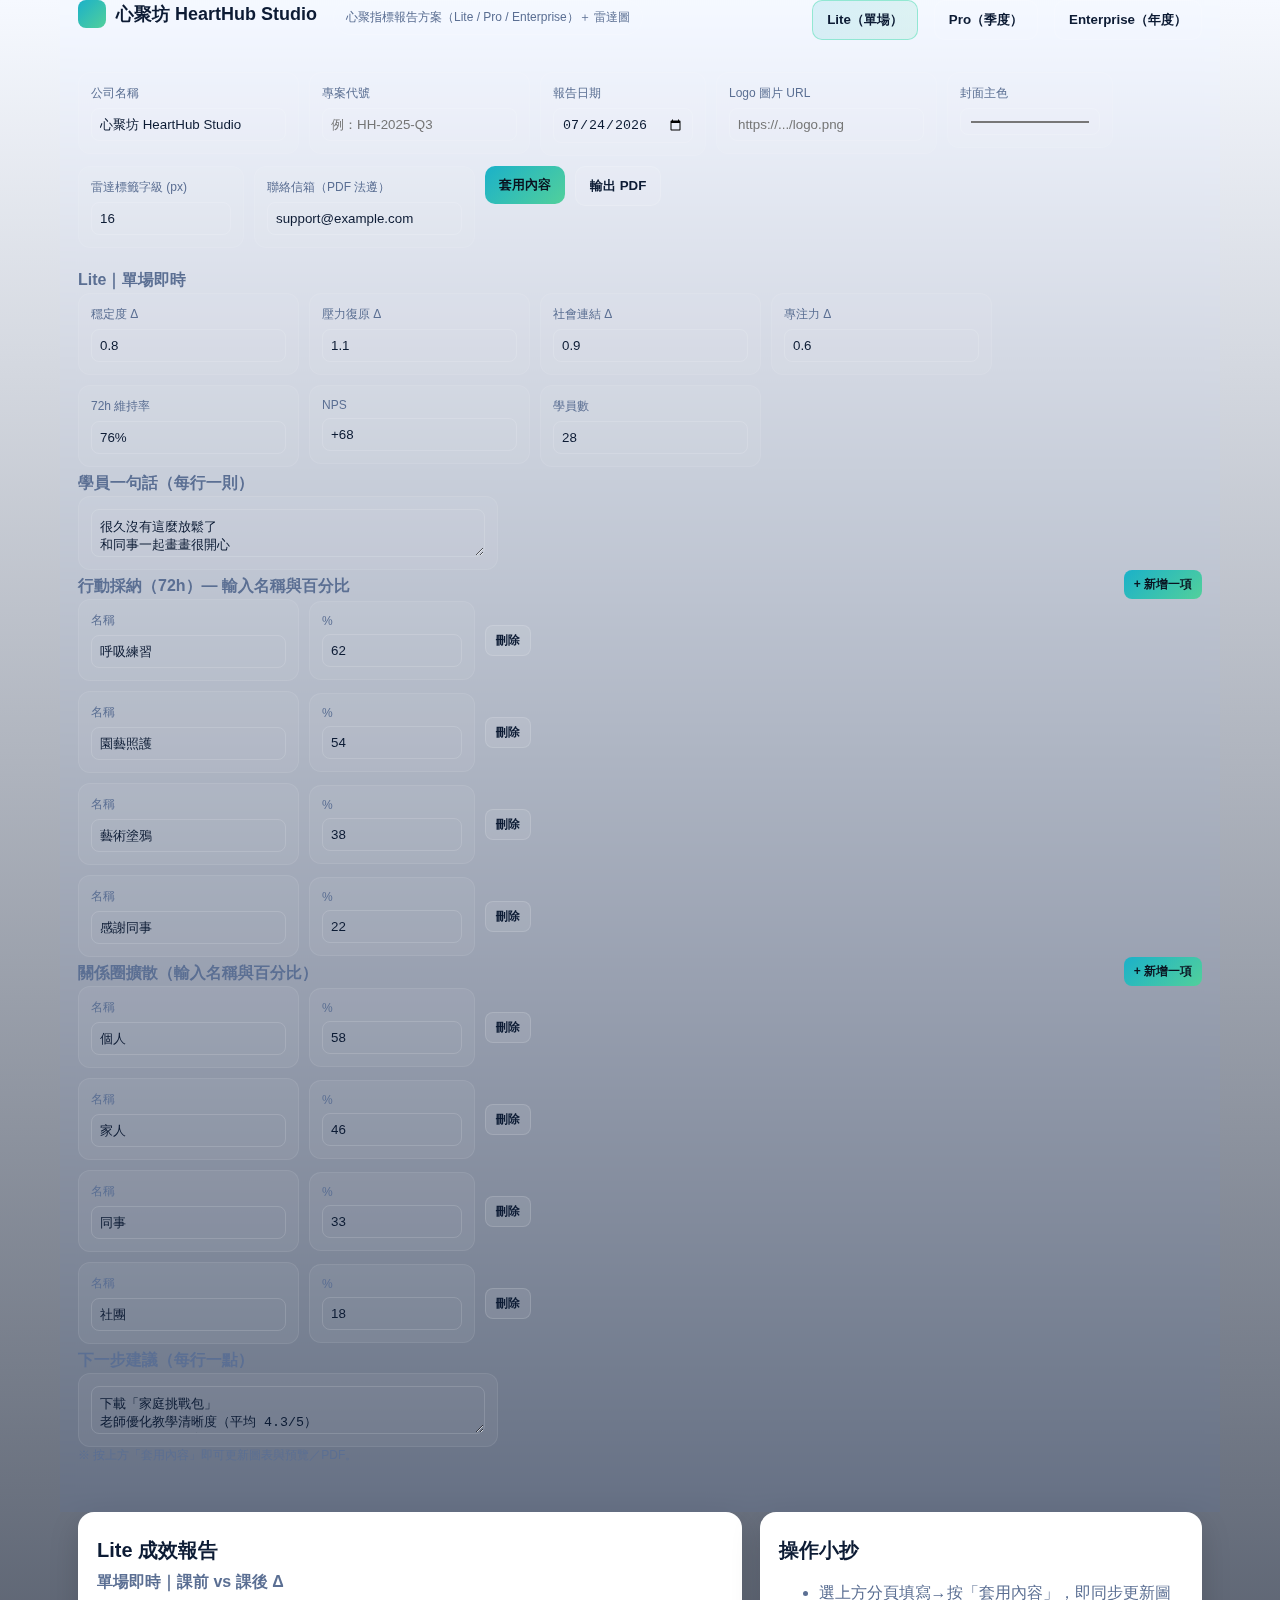
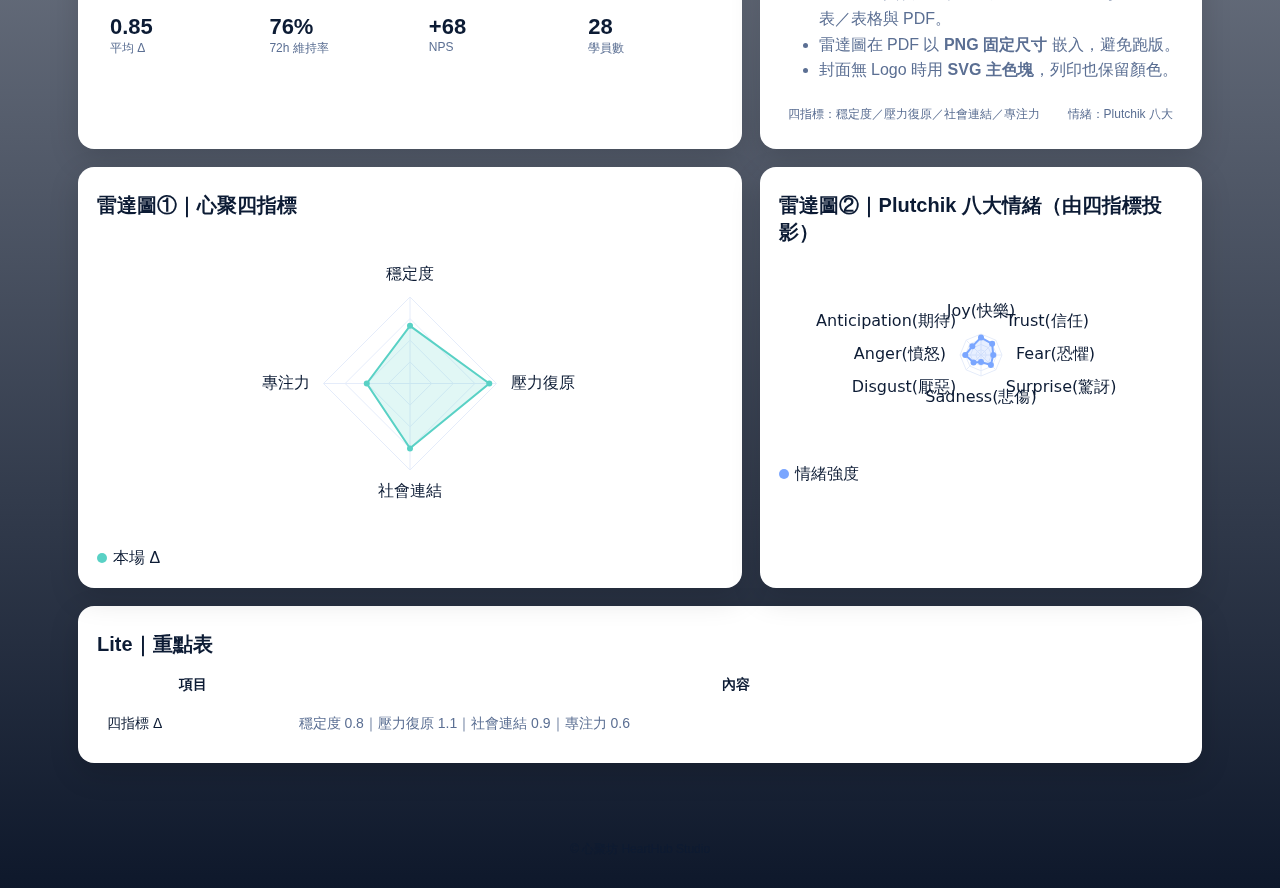
<file: index_bk.html>
<!DOCTYPE html>
<html lang="zh-Hant">
<head>
<meta charset="utf-8" />
<meta name="viewport" content="width=device-width, initial-scale=1" />
<title>心聚指標報告｜Lite / Pro / Enterprise + 雷達圖（品牌＋PDF 美化）</title>
<style>
  :root{
    --bg:#0b1320; --card:#121a2b; --muted:#9bb0d3; --text:#eaf2ff;
    --accent:#59d1c5; --accent-2:#7aa6ff; --grid:#24314d;
    --brand:#1bb1c9;
  }
  @media (prefers-color-scheme: light){
    :root{ --bg:#f6f9ff; --card:#ffffff; --muted:#5b6f93; --text:#0c1b34; --accent:#00b8a9; --accent-2:#3a6cf0; --grid:#e5ecfa; }
  }
  *{box-sizing:border-box}
  body{
    margin:0; font-family:-apple-system,BlinkMacSystemFont,Segoe UI,Roboto,Noto Sans TC,Helvetica,Arial,"Apple Color Emoji","Segoe UI Emoji";
    background:linear-gradient(180deg, var(--bg) 0%, #0e182b 100%); color:var(--text);
  }
  header{
    padding:24px 18px; display:flex; flex-wrap:wrap; align-items:flex-start; gap:16px;
    position:sticky; top:0; backdrop-filter:saturate(140%) blur(6px);
  }
  .logo{display:flex;align-items:center;gap:10px;font-weight:700;font-size:18px}
  .logo .mark{width:28px;height:28px;border-radius:8px;background:linear-gradient(135deg,var(--brand), #52d09b)}
  .pill{padding:8px 12px; border:1px solid #ffffff26; border-radius:999px; color:var(--muted); font-size:12px}
  .wrap{max-width:1160px;margin:0 auto;padding:0 18px 48px}
  .tab{padding:10px 14px; border-radius:10px; background:#ffffff12; color:var(--text); border:1px solid #ffffff24; cursor:pointer; user-select:none; font-weight:600}
  .tab.active{background:linear-gradient(135deg,#1bb1c922, #52d09b22); border-color:#6de3c2aa}
  .grid{display:grid; gap:18px; grid-template-columns:1.2fr .8fr}
  @media (max-width:980px){.grid{grid-template-columns:1fr}}
  .card{background:var(--card); border:1px solid #ffffff14; border-radius:16px; padding:18px; box-shadow:0 10px 30px #00000025}
  h1,h2,h3{margin:6px 0 8px} h1{font-size:28px} h2{font-size:20px} h3{font-size:16px;color:var(--muted)}
  .kpis{display:grid;grid-template-columns:repeat(4,1fr);gap:12px} @media (max-width:700px){.kpis{grid-template-columns:repeat(2,1fr)}}
  .kpi{background:#ffffff0d;padding:12px;border:1px solid #ffffff14;border-radius:12px}
  .kpi .v{font-size:22px;font-weight:800} .kpi .l{font-size:12px;color:var(--muted)}
  .tbl{width:100%;border-collapse:collapse;font-size:14px}
  .tbl th,.tbl td{padding:10px;border-bottom:1px solid #ffffff14;vertical-align:top}
  .muted{color:var(--muted)}
  .row{display:flex;gap:10px;flex-wrap:wrap;align-items:flex-start}
  .input{display:flex;flex-direction:column;gap:6px;background:#ffffff0d;padding:12px;border-radius:12px;border:1px solid #ffffff14}
  .input label{font-size:12px;color:var(--muted)}
  .input input,.input textarea{padding:8px;border-radius:8px;border:1px solid #ffffff24;background:#0000;color:var(--text);min-width:140px}
  .input textarea{min-height:44px}
  .btn{padding:10px 14px;border-radius:10px;background:linear-gradient(135deg,var(--brand),#52d09b); color:#0a1320;font-weight:800;border:none;cursor:pointer}
  .btn.secondary{background:#ffffff14;color:var(--text);border:1px solid #ffffff24}
  .btn.xs{padding:6px 10px;border-radius:8px;font-size:12px}
  canvas{width:100%;height:auto;max-height:460px;display:block}
  .legend{display:flex;gap:10px;flex-wrap:wrap;margin-top:8px}
  .dot{width:10px;height:10px;border-radius:999px;display:inline-block;margin-right:6px}
  .tag{font-size:12px;color:var(--muted);padding:6px 8px;border:1px solid #ffffff24;border-radius:999px}
  .mini{font-size:12px;color:var(--muted)}
  .panel{display:none}
  .panel.active{display:block}
  .subhead{font-weight:700;margin-top:6px;margin-bottom:2px;color:var(--muted)}
  .line{display:flex;gap:8px;flex-wrap:wrap;align-items:center}

  /* —— 長條圖（螢幕＋PDF 共用） —— */
  .barlist{--label:100px; --track:#ffffff1a; --track-b:#ffffff26; --fill1:var(--brand); --fill2:#52d09b;
    display:grid; grid-template-columns:var(--label) 1fr 48px; gap:6px 10px; align-items:center; font-size:14px}
  .barname{justify-self:end; color:var(--muted)}
  .bartrack{height:10px; border-radius:6px; background:var(--track); border:1px solid var(--track-b); overflow:hidden}
  .barfill{height:100%; background:linear-gradient(90deg,var(--fill1),var(--fill2))}
  .barpct{justify-self:end; color:var(--muted); font-variant-numeric:tabular-nums}

  footer{opacity:.7;text-align:center;font-size:12px;padding:30px 10px}

  /* ====== 列印（PDF 美化） ====== */
  @media print{
    @page{ size:A4; margin:10mm }
    body{ background:#fff; color:#000 }
    header, #webOnly{ display:none !important }

    body * { visibility:hidden }
    .print-container, .print-container * { visibility:visible }
    .print-container{ position:absolute; inset:0; width:100%; -webkit-print-color-adjust:exact; print-color-adjust:exact }

    .page{ background:#fff; padding:0 4mm 2mm 4mm }
    .page:not(:last-child){ page-break-after:always }
    .ph{ font-size:11px; color:#777; letter-spacing:.3px; display:flex; justify-content:space-between; align-items:center; border-bottom:1px solid #e6e6e6; padding:2mm 0 }
    .ptitle{ font-size:22px; font-weight:800; margin:4mm 0 2mm }
    .psub{ color:#333; margin:0 0 3mm }
    .pcard{ border:1px solid #e6e6e6; border-radius:6px; padding:3mm; background:#fff }
    .kpis.print{ grid-template-columns:repeat(4,1fr); gap:6mm }
    .legend .dot{ border:1px solid #0003 }
    .section-title{ font-weight:800; margin:4mm 0 2mm; border-left:4px solid var(--brand); padding-left:3mm }
    .small{ font-size:12.5px; color:#333; line-height:1.7 }
    .pfooter{ font-size:10px; color:#888; border-top:1px solid #eee; padding-top:2mm; margin-top:3mm }
    .radarPrint{ width:185mm; height:92mm; display:block; margin:2mm 0 1mm }

    /* 列印下的長條圖對比更清楚 */
    .barlist{--track:#f2f5ff; --track-b:#dfe6fb; --fill1:var(--brand); --fill2:#36c6b4}
  }
</style>
</head>
<body>
  <!-- 頁首＋控制面板 -->
  <header class="wrap" id="webOnly">
    <div class="logo"><span class="mark"></span> <span id="brandName">心聚坊 HeartHub Studio</span></div>
    <span class="pill">心聚指標報告方案（Lite / Pro / Enterprise）＋ 雷達圖</span>
    <div style="flex:1"></div>
    <button class="tab active" data-tab="lite">Lite（單場）</button>
    <button class="tab" data-tab="pro">Pro（季度）</button>
    <button class="tab" data-tab="ent">Enterprise（年度）</button>

    <!-- 品牌基本資料 -->
    <div style="flex-basis:100%;height:0"></div>
    <div class="row">
      <div class="input"><label>公司名稱</label><input id="company" value="心聚坊 HeartHub Studio"></div>
      <div class="input"><label>專案代號</label><input id="project" placeholder="例：HH-2025-Q3"></div>
      <div class="input"><label>報告日期</label><input id="rdate" type="date"></div>
      <div class="input"><label>Logo 圖片 URL</label><input id="logoUrl" placeholder="https://.../logo.png"></div>
      <div class="input"><label>封面主色</label><input id="brandColor" type="color" value="#1bb1c9"></div>
      <div class="input"><label>雷達標籤字級 (px)</label><input type="number" id="fontPx" value="16" min="10" max="28" step="1" /></div>
      <div class="input"><label>聯絡信箱（PDF 法遵）</label><input id="contactEmail" value="support@example.com"></div>
      <button class="btn" id="btnApplyBrand">套用內容</button>
      <button class="btn secondary" id="btnPrint">輸出 PDF</button>
    </div>

    <!-- 依分頁顯示的輸入面板 -->
    <!-- Lite -->
    <div class="panel active" id="panel-lite" style="flex-basis:100%">
      <div class="subhead">Lite｜單場即時</div>
      <div class="row">
        <div class="input"><label>穩定度 Δ</label><input type="number" step="0.1" id="lite_stable" value="0.8"></div>
        <div class="input"><label>壓力復原 Δ</label><input type="number" step="0.1" id="lite_res" value="1.1"></div>
        <div class="input"><label>社會連結 Δ</label><input type="number" step="0.1" id="lite_social" value="0.9"></div>
        <div class="input"><label>專注力 Δ</label><input type="number" step="0.1" id="lite_focus" value="0.6"></div>
        <div class="input"><label>72h 維持率</label><input id="lite_hold" value="76%"></div>
        <div class="input"><label>NPS</label><input id="lite_nps" value="+68"></div>
        <div class="input"><label>學員數</label><input id="lite_learners" type="number" value="28"></div>
      </div>

      <div class="subhead">學員一句話（每行一則）</div>
      <div class="row">
        <div class="input" style="min-width:420px"><textarea id="lite_quotes">很久沒有這麼放鬆了
和同事一起畫畫很開心
壓力真的有緩解</textarea></div>
      </div>

      <div class="line">
        <div class="subhead" style="margin-right:auto">行動採納（72h）— 輸入名稱與百分比</div>
        <button type="button" class="btn xs" id="btnAddAction">+ 新增一項</button>
      </div>
      <div class="row" id="lite_actions_wrap" style="gap:10px;flex-direction:column"></div>

      <div class="line">
        <div class="subhead" style="margin-right:auto">關係圈擴散（輸入名稱與百分比）</div>
        <button type="button" class="btn xs" id="btnAddRipple">+ 新增一項</button>
      </div>
      <div class="row" id="lite_ripple_wrap" style="gap:10px;flex-direction:column"></div>

      <div class="subhead">下一步建議（每行一點）</div>
      <div class="row">
        <div class="input" style="min-width:420px"><textarea id="lite_next">下載「家庭挑戰包」
老師優化教學清晰度（平均 4.3/5）
企業導入季度方案</textarea></div>
      </div>
      <div class="mini">※ 按上方「套用內容」即可更新圖表與預覽／PDF。</div>
    </div>

    <!-- Pro -->
    <div class="panel" id="panel-pro" style="flex-basis:100%">
      <div class="subhead">Pro｜季度摘要</div>
      <div class="row">
        <div class="input"><label>場次</label><input id="pro_sessions" type="number" value="8"></div>
        <div class="input"><label>學員數</label><input id="pro_learners" type="number" value="172"></div>
        <div class="input"><label>平均 Δ</label><input id="pro_avgDelta" value="+0.85"></div>
        <div class="input"><label>平均 NPS</label><input id="pro_avgNPS" value="+65"></div>
      </div>

      <div class="subhead">部門數量與設定</div>
      <div class="row">
        <div class="input"><label>要比較幾個部門</label><input id="pro_dept_count" type="number" min="1" max="6" value="3"></div>
      </div>
      <div id="pro_depts" class="row" style="gap:14px;flex-direction:column"></div>

      <div class="subhead">建議處方（每行一點）</div>
      <div class="row">
        <div class="input" style="min-width:420px"><textarea id="pro_suggestions">強化業務部：專注力模組
持續推廣園藝挑戰包（高轉化）</textarea></div>
      </div>
      <div class="mini">※ 按上方「套用內容」即可更新圖表與預覽／PDF。</div>
    </div>

    <!-- Enterprise -->
    <div class="panel" id="panel-ent" style="flex-basis:100%">
      <div class="subhead">Enterprise｜年度摘要</div>
      <div class="row">
        <div class="input"><label>總場次</label><input id="ent_total" type="number" value="30"></div>
        <div class="input"><label>學員數</label><input id="ent_learners" type="number" value="560"></div>
        <div class="input"><label>平均 Δ</label><input id="ent_avgDelta" value="+0.92"></div>
        <div class="input"><label>NPS 年均</label><input id="ent_npsYear" value="+70"></div>
      </div>
      <div class="subhead">雷達圖①｜年度均值 / 產業常模（穩定度 / 壓力復原 / 社會連結 / 專注力）</div>
      <div class="row">
        <div class="input"><label>本年度均值</label><input id="ent_year" value="0.9,1.2,1.0,0.7"></div>
        <div class="input"><label>產業常模</label><input id="ent_norm" value="0.7,0.9,0.8,0.6"></div>
        <div class="input"><label>NPS（本公司）</label><input id="ent_nps_company" value="70"></div>
        <div class="input"><label>NPS（產業常模）</label><input id="ent_nps_industry" value="58"></div>
      </div>
      <div class="subhead">ROI 故事與年度建議</div>
      <div class="row">
        <div class="input" style="min-width:420px"><label>ROI 故事</label>
          <textarea id="ent_roi">78% 員工壓力復原顯著改善；42% 把練習帶進團隊文化，形成可持續的療癒飛輪。</textarea></div>
        <div class="input" style="min-width:420px"><label>年度建議（每行一點）</label>
          <textarea id="ent_plan">續約年度療癒方案（12 場）
新增「專注力進階課程」
國際據點可複製導入</textarea></div>
      </div>
      <div class="mini">※ 按上方「套用內容」即可更新圖表與預覽／PDF。</div>
    </div>
  </header>

  <!-- 主畫面 -->
  <main class="wrap">
    <div class="grid">
      <section class="card">
        <h2 id="title">Lite 成效報告</h2>
        <h3 class="muted" id="subtitle">單場即時｜課前 vs 課後 Δ</h3>
        <div class="kpis" id="kpis"></div>
      </section>

      <aside class="card">
        <h2>操作小抄</h2>
        <ul class="muted" style="line-height:1.6">
          <li>選上方分頁填寫→按「套用內容」，即同步更新圖表／表格與 PDF。</li>
          <li>雷達圖在 PDF 以 <b>PNG 固定尺寸</b> 嵌入，避免跑版。</li>
          <li>封面無 Logo 時用 <b>SVG 主色塊</b>，列印也保留顏色。</li>
        </ul>
        <div class="row" style="margin-top:8px">
          <span class="tag">四指標：穩定度／壓力復原／社會連結／專注力</span>
          <span class="tag">情緒：Plutchik 八大</span>
        </div>
      </aside>
    </div>

    <section class="grid" style="margin-top:18px">
      <section class="card">
        <h2>雷達圖①｜心聚四指標</h2>
        <canvas id="radar1" data-role="radar"></canvas>
        <div class="legend" id="legend1"></div>
      </section>

      <section class="card">
        <h2>雷達圖②｜Plutchik 八大情緒（由四指標投影）</h2>
        <canvas id="radar2" data-role="radar"></canvas>
        <div class="legend" id="legend2"></div>
      </section>
    </section>

    <section class="card" style="margin-top:18px">
      <h2 id="tbl_title">報告重點表</h2>
      <table class="tbl" id="tbl"></table>
    </section>
  </main>

  <!-- 列印專用容器 -->
  <div class="print-container" style="display:none">
    <!-- P1 封面 + KPI -->
    <section class="page" id="p1">
      <div class="ph"><span id="phLeft"></span><span>心聚指標報告（Lite / Pro / Enterprise）</span><span id="phRight"></span></div>
      <div style="display:flex;align-items:center;gap:6mm;margin:6mm 0 4mm">
        <img id="plogo" alt="" style="width:20mm;height:20mm;object-fit:contain;border-radius:4px;display:none">
        <!-- 沒 Logo → SVG 主色塊（列印也顯色） -->
        <svg id="pcolorSVG" width="20mm" height="20mm" viewBox="0 0 100 100" style="border-radius:6px;display:none">
          <defs><linearGradient id="brandGrad" x1="0" y1="0" x2="1" y2="1">
            <stop offset="0%" stop-color="var(--brand)"/><stop offset="100%" stop-color="#52d09b"/></linearGradient></defs>
          <rect x="0" y="0" width="100" height="100" rx="8" ry="8" fill="url(#brandGrad)"/>
        </svg>
        <div>
          <div style="font-weight:800" id="pcompany">心聚坊 HeartHub Studio</div>
          <div style="font-size:12px;color:#666" id="pstrap">心聚指標｜成效報告</div>
        </div>
      </div>
      <div class="ptitle">心聚指標成效報告（<span id="printTabName">Lite</span>）</div>
      <p class="psub">公司：<span id="pcompany2">心聚坊 HeartHub Studio</span>　專案：<span id="pproject">—</span>　日期：<span id="printDate"></span></p>
      <div class="kpis print" id="pkpis" style="margin-top:2mm"></div>
      <div class="pfooter"><span id="footLeft"></span><span style="float:right">第 1 / 3 頁</span></div>
    </section>

    <!-- P2 圖表（PNG 固定尺寸） -->
    <section class="page" id="p2">
      <div class="ph"><span id="phLeft2"></span><span>指標雷達 & 情緒雷達</span><span id="phRight2"></span></div>
      <div class="section-title">雷達圖①｜心聚四指標</div>
      <img id="pr1img" class="radarPrint" alt="">
      <div id="pl1" class="small"></div>
      <div class="section-title" style="margin-top:4mm">雷達圖②｜Plutchik 八大情緒（由四指標投影）</div>
      <img id="pr2img" class="radarPrint" alt="">
      <div id="pl2" class="small"></div>
      <div class="pfooter"><span id="footLeft2"></span><span style="float:right">第 2 / 3 頁</span></div>
    </section>

    <!-- P3 摘要＋法遵（依模式顯示對應段落，不重複） -->
    <section class="page" id="p3">
      <div class="ph"><span id="phLeft3"></span><span>重點摘要與合規聲明</span><span id="phRight3"></span></div>
      <div class="section-title" id="ptbl_title">報告重點表</div>
      <div id="ptblWrap" class="pcard"></div>

      <div class="section-title" id="pSugTitle" style="margin-top:5mm">下一步建議</div>
      <div class="pcard small" id="psuggest"></div>

      <div class="section-title" id="pquoteTitle" style="margin-top:5mm">學員一句話</div>
      <div class="pcard small" id="pquotes"></div>

      <div class="section-title" id="pactTitle" style="margin-top:5mm">行動採納（72h）</div>
      <div class="pcard small" id="pactions"></div>

      <div class="section-title" id="pripTitle" style="margin-top:5mm">關係圈擴散</div>
      <div class="pcard small" id="pripple"></div>

      <div class="section-title" id="proiTitle" style="margin-top:5mm">ROI 故事</div>
      <div class="pcard small" id="proi"></div>

      <div class="section-title" id="pplanTitle" style="margin-top:5mm">年度建議</div>
      <div class="pcard small" id="pplan"></div>

      <div class="section-title" style="margin-top:5mm">法遵與版權聲明</div>
      <div class="pcard small">
        <ol style="margin:0; padding-left:4mm">
          <li><b>資訊安全與隱私</b>：本報告僅呈現統計性結果，不含可識別個人資訊；若涉及個資，已採去識別化處理。</li>
          <li><b>使用範圍</b>：限於內部教育訓練與管理決策使用，未經書面同意，不得對外散布或轉載。</li>
          <li><b>非醫療聲明</b>：本報告不構成醫療診斷、治療或心理諮商建議。</li>
          <li><b>資料來源</b>：數據由課程回饋與「心聚指標」自填問卷彙整，結果可能受樣本與情境影響。</li>
          <li><b>智慧財產</b>：本報告之文字、圖表與版型為 © <span id="pcompany3">心聚坊 HeartHub Studio</span> 所有；未經授權請勿重製。</li>
          <li><b>聯絡窗口</b>：<span id="pcontact">support@example.com</span></li>
        </ol>
      </div>
      <div class="pfooter"><span id="footLeft3"></span><span style="float:right">第 3 / 3 頁</span></div>
    </section>
  </div>

  <footer>© <span id="footBrand">心聚坊 HeartHub Studio</span></footer>

<script>
/* ---------- 小工具 ---------- */
const $ = s => document.querySelector(s);
const $$ = s => Array.from(document.querySelectorAll(s));
const clamp=(v,min,max)=>Math.max(min,Math.min(max,v));
const avg=a=>a.reduce((x,y)=>x+y,0)/a.length;
const pickColor=i=>['#59d1c5','#7aa6ff','#ffc857','#ff6b6b','#c792ea','#4cd984','#ffa07a','#6b8cff'][i%8];
const hexToRgba=(h,a)=>{h=h.replace('#','');const n=parseInt(h,16);const r=(n>>16)&255,g=(n>>8)&255,b=n&255;return `rgba(${r},${g},${b},${a})`;};
const parseLines = (txt) => (txt||'').split(/\n/).map(s=>s.trim()).filter(Boolean);
const parseFour = (txt,def=[0,0,0,0])=>{
  const m=(txt||'').split(/,|\s+/).map(Number).filter(n=>!isNaN(n));
  return m.length===4?m:def;
};
const esc = s => (s||'').replace(/[&<>"']/g,c=>({ '&':'&amp;','<':'&lt;','>':'&gt;','"':'&quot;',"'":'&#39;' }[c]));

/* 長條圖 HTML（固定標籤欄寬，避免因字數位移） */
function barsHTML(items){
  if(!items || !items.length) return '（尚未填寫）';
  let html = '<div class="barlist">';
  items.forEach(x=>{
    const p = clamp(parseInt(x.pct,10)||0,0,100);
    html += `<div class="barname">${esc(x.name||'—')}</div>
             <div class="bartrack"><div class="barfill" style="width:${p}%"></div></div>
             <div class="barpct">${p}%</div>`;
  });
  html += '</div>';
  return html;
}

/* ---------- 狀態 ---------- */
const state = {
  tab:'lite',
  radarFontPx:16,
  brand:{company:'心聚坊 HeartHub Studio',project:'',date:'',logoUrl:'',color:'#1bb1c9',contact:'support@example.com'},
  lite:{
    deltas:{stable:0.8,res:1.1,social:0.9,focus:0.6},
    kpi:{hold:'76%', nps:'+68', learners:28},
    quotes:['很久沒有這麼放鬆了','和同事一起畫畫很開心','壓力真的有緩解'],
    actions:[
      {name:'呼吸練習', pct:62},
      {name:'園藝照護', pct:54},
      {name:'藝術塗鴉', pct:38},
      {name:'感謝同事', pct:22}
    ],
    ripple:[
      {name:'個人', pct:58},
      {name:'家人', pct:46},
      {name:'同事', pct:33},
      {name:'社團', pct:18}
    ],
    next:['下載「家庭挑戰包」','老師優化教學清晰度（平均 4.3/5）','企業導入季度方案']
  },
  pro:{
    kpi:{sessions:8, learners:172, avgDelta:'+0.85', avgNPS:'+65'},
    depts:[
      {name:'行政部', values:[1.1,1.2,1.0,0.8], hot:'呼吸練習'},
      {name:'業務部', values:[0.6,0.7,0.5,0.6], hot:'感恩挑戰'},
      {name:'研發部', values:[0.9,1.0,0.8,0.7], hot:'園藝挑戰'}
    ],
    suggestions:['強化業務部：專注力模組','持續推廣園藝挑戰包（高轉化）']
  },
  ent:{
    kpi:{total:30, learners:560, avgDelta:'+0.92', npsYear:'+70'},
    radar:{year:[0.9,1.2,1.0,0.7], norm:[0.7,0.9,0.8,0.6], npsCompany:70, npsIndustry:58},
    roi:'78% 員工壓力復原顯著改善；42% 把練習帶進團隊文化，形成可持續的療癒飛輪。',
    plan:['續約年度療癒方案（12 場）','新增「專注力進階課程」','國際據點可複製導入']
  },
  exports:{}
};

/* ---------- 指標 → 情緒 ---------- */
function indicatorsForCurrent(){
  if(state.tab==='lite') return state.lite.deltas;
  if(state.tab==='pro'){
    const mats = state.pro.depts.map(d=>d.values);
    const mean = idx => avg(mats.map(a=>a[idx]));
    return {stable:mean(0),res:mean(1),social:mean(2),focus:mean(3)};
  }
  const y = state.ent.radar.year;
  return {stable:y[0],res:y[1],social:y[2],focus:y[3]};
}
function indicatorsToPlutchik(ind){
  const c=v=>Math.max(0,Math.min(1.5,v));
  return {
    "Joy(快樂)": (ind.social + ind.res)/2,
    "Trust(信任)": ind.social,
    "Fear(恐懼)": c(1.5 - ind.stable),
    "Surprise(驚訝)": 0.5 + (ind.focus/2),
    "Sadness(悲傷)": c(1.5 - ind.res),
    "Disgust(厭惡)": c(1.5 - ind.social),
    "Anger(憤怒)": c(1.5 - ind.focus),
    "Anticipation(期待)": (ind.focus + ind.stable)/2
  };
}

/* ---------- 雷達圖 ---------- */
function drawRadar(canvas, labels, datasets, options={}){
  const rect = canvas.getBoundingClientRect();
  const cssW = rect.width || canvas.clientWidth || 900;
  const cssH = rect.height|| canvas.clientHeight|| 560;
  const dpr = options.forceDPR || window.devicePixelRatio || 1;

  canvas.width  = Math.round(cssW*dpr);
  canvas.height = Math.round(cssH*dpr);

  const ctx = canvas.getContext('2d');
  ctx.setTransform(1,0,0,1,0,0);
  ctx.clearRect(0,0,canvas.width,canvas.height);
  ctx.scale(dpr,dpr);

  const W=canvas.width/dpr,H=canvas.height/dpr,cx=W/2,cy=H/2;
  const pad=options.padding??60, r=Math.min(W,H)/2 - pad;

  let maxVal=0; datasets.forEach(ds=>ds.values.forEach(v=>{if(v>maxVal)maxVal=v;}));
  maxVal=Math.max(maxVal, options.minMax?.max ?? 1.2);
  const rings=options.rings??4;

  ctx.save();
  ctx.strokeStyle=getComputedStyle(document.documentElement).getPropertyValue('--grid')||'#e5ecfa';
  ctx.lineWidth=1;
  for(let i=1;i<=rings;i++){
    const rr=r*i/rings; ctx.beginPath();
    for(let k=0;k<labels.length;k++){
      const ang=(Math.PI*2/labels.length)*k - Math.PI/2;
      const x=cx+rr*Math.cos(ang), y=cy+rr*Math.sin(ang);
      if(k===0)ctx.moveTo(x,y); else ctx.lineTo(x,y);
    }
    ctx.closePath(); ctx.stroke();
  }
  const fontPx=options.fontPx||state.radarFontPx;
  ctx.fillStyle=getComputedStyle(document.body).color||'#111';
  ctx.font=`500 ${fontPx}px system-ui, -apple-system, Segoe UI, Roboto, Noto Sans TC, Arial`;
  labels.forEach((lab,k)=>{
    const ang=(Math.PI*2/labels.length)*k - Math.PI/2;
    const x=cx+(r+14)*Math.cos(ang), y=cy+(r+14)*Math.sin(ang);
    ctx.beginPath(); ctx.moveTo(cx,cy); ctx.lineTo(cx+r*Math.cos(ang), cy+r*Math.sin(ang)); ctx.stroke();
    ctx.textAlign=Math.cos(ang)>0.2?"left":(Math.cos(ang)<-0.2?"right":"center");
    ctx.textBaseline=Math.sin(ang)>0.2?"top":(Math.sin(ang)<-0.2?"bottom":"middle");
    ctx.fillText(lab,x,y);
  });
  ctx.restore();

  datasets.forEach((ds,idx)=>{
    const color=ds.color||pickColor(idx), alpha=ds.fill??0.18;
    const pts=ds.values.map((v,k)=>{const ang=(Math.PI*2/labels.length)*k - Math.PI/2; const rr=(v/maxVal)*r; return [cx+rr*Math.cos(ang), cy+rr*Math.sin(ang)];});
    ctx.beginPath(); pts.forEach((p,i)=>{if(i===0)ctx.moveTo(p[0],p[1]); else ctx.lineTo(p[0],p[1]);}); ctx.closePath();
    ctx.fillStyle=hexToRgba(color,alpha); ctx.fill(); ctx.strokeStyle=color; ctx.lineWidth=2; ctx.stroke();
    ctx.fillStyle=color; pts.forEach(p=>{ctx.beginPath();ctx.arc(p[0],p[1],3,0,Math.PI*2);ctx.fill();});
  });

  return {
    toPNG(scale=2){
      const w=Math.round(cssW*scale), h=Math.round(cssH*scale);
      const tmp=document.createElement('canvas'); tmp.width=w; tmp.height=h;
      const c=tmp.getContext('2d'); c.scale(scale,scale);
      drawRadar(tmp,labels,datasets,{...options,forceDPR:1,fontPx:(options.fontPx||state.radarFontPx)+Math.round(scale)});
      return tmp.toDataURL('image/png');
    }
  };
}

/* ---------- Lite：動態輸入（行動採納 / 擴散） ---------- */
function renderLiteActionsInputs(){
  const wrap=$("#lite_actions_wrap");
  wrap.innerHTML='';
  state.lite.actions.forEach((it,idx)=>{
    const row=document.createElement('div'); row.className='row'; row.style.alignItems='center';
    row.innerHTML=`
      <div class="input"><label>名稱</label><input data-k="name" value="${esc(it.name)}"></div>
      <div class="input"><label>%</label><input data-k="pct" type="number" min="0" max="100" value="${it.pct}"></div>
      <button type="button" class="btn secondary xs" data-action="del-action" data-idx="${idx}">刪除</button>
    `;
    wrap.appendChild(row);
  });
}
function renderLiteRippleInputs(){
  const wrap=$("#lite_ripple_wrap");
  wrap.innerHTML='';
  state.lite.ripple.forEach((it,idx)=>{
    const row=document.createElement('div'); row.className='row'; row.style.alignItems='center';
    row.innerHTML=`
      <div class="input"><label>名稱</label><input data-k="name" value="${esc(it.name)}"></div>
      <div class="input"><label>%</label><input data-k="pct" type="number" min="0" max="100" value="${it.pct}"></div>
      <button type="button" class="btn secondary xs" data-action="del-ripple" data-idx="${idx}">刪除</button>
    `;
    wrap.appendChild(row);
  });
}
function captureActionsFromDOM(){
  const rows=$$("#lite_actions_wrap .row");
  state.lite.actions = rows.map(r=>{
    return {
      name: r.querySelector('input[data-k="name"]').value.trim()||'—',
      pct:  parseInt(r.querySelector('input[data-k="pct"]').value||0,10)
    };
  });
}
function captureRippleFromDOM(){
  const rows=$$("#lite_ripple_wrap .row");
  state.lite.ripple = rows.map(r=>{
    return {
      name: r.querySelector('input[data-k="name"]').value.trim()||'—',
      pct:  parseInt(r.querySelector('input[data-k="pct"]').value||0,10)
    };
  });
}

/* ---------- 主畫面渲染（表格避免重複；條列放到 P3） ---------- */
function kpiHTML(items){return items.map(x=>`<div class="kpi"><div class="v">${x.v}</div><div class="l">${x.l}</div></div>`).join("")}
function legendHTML(ds){return ds.map(d=>`<span><i class="dot" style="background:${d.color}"></i>${d.label}</span>`).join("")}

function render(){
  const t=$("#title"), st=$("#subtitle"), kpis=$("#kpis"), tbl=$("#tbl"), tt=$("#tbl_title");

  if(state.tab==='lite'){
    t.textContent="Lite 成效報告"; st.textContent="單場即時｜課前 vs 課後 Δ";
    const d=state.lite.deltas;
    kpis.innerHTML=kpiHTML([
      {l:"平均 Δ",v:avg([d.stable,d.res,d.social,d.focus]).toFixed(2)},
      {l:"72h 維持率",v:state.lite.kpi.hold},
      {l:"NPS",v:state.lite.kpi.nps},
      {l:"學員數",v:String(state.lite.kpi.learners)}
    ]);
    tt.textContent="Lite｜重點表";
    tbl.innerHTML=`<tr><th>項目</th><th>內容</th></tr>
      <tr><td>四指標 Δ</td><td class="muted">穩定度 ${d.stable.toFixed(1)}｜壓力復原 ${d.res.toFixed(1)}｜社會連結 ${d.social.toFixed(1)}｜專注力 ${d.focus.toFixed(1)}</td></tr>`;
    renderLiteActionsInputs();
    renderLiteRippleInputs();
  }
  else if(state.tab==='pro'){
    t.textContent="Pro 季度報告"; st.textContent="季度趨勢｜部門比較";
    kpis.innerHTML=kpiHTML([
      {l:"場次",v:String(state.pro.kpi.sessions)},
      {l:"學員數",v:String(state.pro.kpi.learners)},
      {l:"平均 Δ",v:state.pro.kpi.avgDelta},
      {l:"平均 NPS",v:state.pro.kpi.avgNPS}
    ]);
    tt.textContent="Pro｜部門比較";
    const rows = state.pro.depts.map(d=>{
      const ad = '+'+avg(d.values).toFixed(1);
      return `<tr><td>${esc(d.name)}</td><td>${ad}</td><td>${esc(d.hot||'—')}</td></tr>`;
    }).join('');
    tbl.innerHTML=`<tr><th>部門</th><th>平均 Δ</th><th>熱門行動</th></tr>${rows}`;
  }
  else{
    t.textContent="Enterprise 年度報告"; st.textContent="年度總結｜常模對照｜ROI 故事";
    kpis.innerHTML=kpiHTML([
      {l:"總場次",v:String(state.ent.kpi.total)},
      {l:"學員數",v:String(state.ent.kpi.learners)},
      {l:"平均 Δ",v:state.ent.kpi.avgDelta},
      {l:"NPS 年均",v:state.ent.kpi.npsYear}
    ]);
    tt.textContent="Enterprise｜產業常模對照";
    const y=state.ent.radar.year, n=state.ent.radar.norm;
    const diff=(a,b)=>((a-b)>=0?'+':'')+(a-b).toFixed(1);
    tbl.innerHTML=`<tr><th>指標</th><th>本公司</th><th>產業常模</th><th>差異</th></tr>
      <tr><td>NPS</td><td>${state.ent.radar.npsCompany}</td><td>${state.ent.radar.npsIndustry}</td><td>${state.ent.radar.npsCompany-state.ent.radar.npsIndustry>=0?'+':''}${(state.ent.radar.npsCompany-state.ent.radar.npsIndustry).toFixed(0)}</td></tr>
      <tr><td>穩定度 Δ</td><td>+${y[0]}</td><td>+${n[0]}</td><td>${diff(y[0],n[0])}</td></tr>
      <tr><td>壓力復原 Δ</td><td>+${y[1]}</td><td>+${n[1]}</td><td>${diff(y[1],n[1])}</td></tr>
      <tr><td>社會連結 Δ</td><td>+${y[2]}</td><td>+${n[2]}</td><td>${diff(y[2],n[2])}</td></tr>
      <tr><td>專注力 Δ</td><td>+${y[3]}</td><td>+${n[3]}</td><td>${diff(y[3],n[3])}</td></tr>`;
  }

  // 雷達①
  const labels1=["穩定度","壓力復原","社會連結","專注力"];
  let ds1=[];
  if(state.tab==='lite'){
    const v=state.lite.deltas;
    ds1=[{label:"本場 Δ",color:"#59d1c5",values:[v.stable,v.res,v.social,v.focus],fill:.18}];
  }else if(state.tab==='pro'){
    ds1 = state.pro.depts.map((d,i)=>({label:d.name||`部門${i+1}`, color:pickColor(i), values:d.values, fill:.12}));
  }else{
    const r=state.ent.radar;
    ds1=[
      {label:"本年度均值", color:"#59d1c5", values:r.year, fill:.18},
      {label:"產業常模",   color:"#7aa6ff", values:r.norm, fill:.10}
    ];
  }
  state.exports.radar1=drawRadar($("#radar1"),labels1,ds1,{rings:4,fontPx:state.radarFontPx,padding:70});
  $("#legend1").innerHTML=legendHTML(ds1);

  // 雷達②（情緒）
  const ind=indicatorsForCurrent();
  const em=indicatorsToPlutchik(ind), labels2=Object.keys(em);
  const ds2=[{label:"情緒強度",color:"#7aa6ff",values:Object.values(em),fill:.18}];
  state.exports.radar2=drawRadar($("#radar2"),labels2,ds2,{rings:4,fontPx:state.radarFontPx,padding:80});
  $("#legend2").innerHTML=legendHTML(ds2);
}

/* ---------- Pro：部門輸入欄位 ---------- */
function buildProDeptInputs(count){
  const cur=state.pro.depts.slice(0,count);
  while(cur.length<count){
    cur.push({name:`部門${cur.length+1}`, values:[0.8,0.9,0.8,0.7], hot:'—'});
  }
  state.pro.depts=cur;

  const hold=$("#pro_depts");
  hold.innerHTML='';
  state.pro.depts.forEach((d,i)=>{
    const row=document.createElement('div');
    row.className='row dept-row';
    row.dataset.idx=i;
    row.style.border='1px dashed #ffffff24';
    row.style.borderRadius='10px';
    row.style.padding='10px';
    row.innerHTML=`
      <div class="input"><label>部門名稱</label><input data-role="name" value="${esc(d.name)}"></div>
      <div class="input"><label>Δ 值（四項, 逗點分隔）</label><input data-role="values" value="${d.values.join(',')}"></div>
      <div class="input"><label>熱門行動</label><input data-role="hot" value="${esc(d.hot)}"></div>
    `;
    hold.appendChild(row);
  });
}

/* ---------- 事件 ---------- */
function showPanel(){
  $$('.panel').forEach(p=>p.classList.remove('active'));
  $('#panel-'+(state.tab==='ent'?'ent':state.tab)).classList.add('active');
}
document.addEventListener('DOMContentLoaded', ()=>{
  $("#rdate").value = new Date().toISOString().slice(0,10);

  // Lite：渲染初始動態列
  renderLiteActionsInputs();
  renderLiteRippleInputs();

  // Lite：新增 / 刪除（事件委派）
  $("#btnAddAction").addEventListener('click', ()=>{
    captureActionsFromDOM();
    state.lite.actions.push({name:`項目${state.lite.actions.length+1}`, pct:0});
    renderLiteActionsInputs();
  });
  $("#lite_actions_wrap").addEventListener('click', (e)=>{
    const btn=e.target.closest('[data-action="del-action"]');
    if(btn){
      captureActionsFromDOM();
      const idx=parseInt(btn.dataset.idx,10);
      state.lite.actions.splice(idx,1);
      renderLiteActionsInputs();
    }
  });

  $("#btnAddRipple").addEventListener('click', ()=>{
    captureRippleFromDOM();
    state.lite.ripple.push({name:`關係${state.lite.ripple.length+1}`, pct:0});
    renderLiteRippleInputs();
  });
  $("#lite_ripple_wrap").addEventListener('click', (e)=>{
    const btn=e.target.closest('[data-action="del-ripple"]');
    if(btn){
      captureRippleFromDOM();
      const idx=parseInt(btn.dataset.idx,10);
      state.lite.ripple.splice(idx,1);
      renderLiteRippleInputs();
    }
  });

  // Pro：部門數量
  buildProDeptInputs(3);
  $("#pro_dept_count").addEventListener('change', ()=>{
    const n = clamp(parseInt($("#pro_dept_count").value||3,10),1,6);
    $("#pro_dept_count").value=n;
    buildProDeptInputs(n);
  });

  // 分頁切換
  $$('.tab').forEach(btn=>{
    btn.addEventListener('click', ()=>{
      $$('.tab').forEach(b=>b.classList.remove('active'));
      btn.classList.add('active');
      state.tab=btn.dataset.tab;
      showPanel(); render();
    });
  });

  // 套用：收集所有欄位 → state → render
  $("#btnApplyBrand").addEventListener('click', ()=>{
    // 品牌
    state.brand.company=$("#company").value||state.brand.company;
    state.brand.project=$("#project").value||'';
    state.brand.date=$("#rdate").value||'';
    state.brand.logoUrl=$("#logoUrl").value||'';
    state.brand.color=$("#brandColor").value||state.brand.color;
    state.brand.contact=$("#contactEmail").value||state.brand.contact;
    state.radarFontPx=clamp(parseInt($("#fontPx").value||16,10),10,28);
    document.documentElement.style.setProperty('--brand', state.brand.color);
    $("#brandName").textContent=state.brand.company;
    $("#footBrand").textContent=state.brand.company;

    // Lite
    state.lite.deltas.stable=parseFloat($("#lite_stable").value||state.lite.deltas.stable);
    state.lite.deltas.res   =parseFloat($("#lite_res").value||state.lite.deltas.res);
    state.lite.deltas.social=parseFloat($("#lite_social").value||state.lite.deltas.social);
    state.lite.deltas.focus =parseFloat($("#lite_focus").value||state.lite.deltas.focus);
    state.lite.kpi.hold=$("#lite_hold").value||state.lite.kpi.hold;
    state.lite.kpi.nps=$("#lite_nps").value||state.lite.kpi.nps;
    state.lite.kpi.learners=parseInt($("#lite_learners").value||state.lite.kpi.learners,10);
    state.lite.quotes=parseLines($("#lite_quotes").value);
    state.lite.next = parseLines($("#lite_next").value);
    captureActionsFromDOM();
    captureRippleFromDOM();

    // Pro
    state.pro.kpi.sessions=parseInt($("#pro_sessions").value||state.pro.kpi.sessions,10);
    state.pro.kpi.learners=parseInt($("#pro_learners").value||state.pro.kpi.learners,10);
    state.pro.kpi.avgDelta=$("#pro_avgDelta").value||state.pro.kpi.avgDelta;
    state.pro.kpi.avgNPS=$("#pro_avgNPS").value||state.pro.kpi.avgNPS;
    const rows = $$("#pro_depts .dept-row");
    state.pro.depts = rows.map((r,i)=>{
      return {
        name: r.querySelector('input[data-role="name"]').value||`部門${i+1}`,
        values: parseFour(r.querySelector('input[data-role="values"]').value, [0.8,0.9,0.8,0.7]),
        hot: r.querySelector('input[data-role="hot"]').value||'—'
      };
    });
    state.pro.suggestions = parseLines($("#pro_suggestions").value);

    // Enterprise
    state.ent.kpi.total=parseInt($("#ent_total").value||state.ent.kpi.total,10);
    state.ent.kpi.learners=parseInt($("#ent_learners").value||state.ent.kpi.learners,10);
    state.ent.kpi.avgDelta=$("#ent_avgDelta").value||state.ent.kpi.avgDelta;
    state.ent.kpi.npsYear=$("#ent_npsYear").value||state.ent.kpi.npsYear;
    state.ent.radar.year = parseFour($("#ent_year").value, state.ent.radar.year);
    state.ent.radar.norm = parseFour($("#ent_norm").value, state.ent.radar.norm);
    state.ent.radar.npsCompany=parseFloat($("#ent_nps_company").value||state.ent.radar.npsCompany);
    state.ent.radar.npsIndustry=parseFloat($("#ent_nps_industry").value||state.ent.radar.npsIndustry);
    state.ent.roi = ($("#ent_roi").value||'').trim();
    state.ent.plan = parseLines($("#ent_plan").value);

    render();
  });

  $("#btnPrint").addEventListener('click', preparePrintAndOpen);

  showPanel(); render();
});

/* ---------- 列印（PDF） ---------- */
function legendHTMLFrom(node){
  if(!node) return '';
  return Array.from(node.querySelectorAll('span')).map(s=>s.outerHTML).join('');
}
function preparePrintAndOpen(){
  const wrap=$('.print-container'); wrap.style.display='block';

  const nowStr=new Date().toLocaleString('zh-TW',{year:'numeric',month:'2-digit',day:'2-digit',hour:'2-digit',minute:'2-digit'});
  $("#phLeft").textContent=nowStr; $("#phRight").textContent='（正式版 PDF）';
  $("#phLeft2").textContent=nowStr; $("#phRight2").textContent='（正式版 PDF）';
  $("#phLeft3").textContent=nowStr; $("#phRight3").textContent='（正式版 PDF）';

  $("#printTabName").textContent = state.tab==='lite'?'Lite（單場）': state.tab==='pro'?'Pro（季度）':'Enterprise（年度）';
  $("#printDate").textContent = state.brand.date||new Date().toLocaleDateString('zh-TW',{year:'numeric',month:'2-digit',day:'2-digit'});
  $("#pcompany").textContent = state.brand.company;
  $("#pcompany2").textContent = state.brand.company;
  $("#pcompany3").textContent = state.brand.company;
  $("#pproject").textContent = state.brand.project || '—';
  $("#pcontact").textContent = state.brand.contact;
  $("#footLeft").textContent = location.href;
  $("#footLeft2").textContent = location.href;
  $("#footLeft3").textContent = location.href;

  // Logo / 主色
  const logo=$("#plogo"), svg=$("#pcolorSVG");
  if(state.brand.logoUrl){ logo.src=state.brand.logoUrl; logo.style.display='block'; svg.style.display='none'; }
  else{ logo.style.display='none'; svg.style.display='block';
        const g=svg.querySelector('#brandGrad'); g.firstElementChild.setAttribute('stop-color', state.brand.color); }

  // 封面 KPI
  if(state.tab==='lite'){
    const d=state.lite.deltas;
    $("#pkpis").innerHTML = kpiHTML([
      {l:"平均 Δ",v:avg([d.stable,d.res,d.social,d.focus]).toFixed(2)},
      {l:"72h 維持率",v:state.lite.kpi.hold},
      {l:"NPS",v:state.lite.kpi.nps},
      {l:"學員數",v:String(state.lite.kpi.learners)}
    ]);
  }else if(state.tab==='pro'){
    $("#pkpis").innerHTML = kpiHTML([
      {l:"場次",v:String(state.pro.kpi.sessions)},
      {l:"學員數",v:String(state.pro.kpi.learners)},
      {l:"平均 Δ",v:state.pro.kpi.avgDelta},
      {l:"平均 NPS",v:state.pro.kpi.avgNPS}
    ]);
  }else{
    $("#pkpis").innerHTML = kpiHTML([
      {l:"總場次",v:String(state.ent.kpi.total)},
      {l:"學員數",v:String(state.ent.kpi.learners)},
      {l:"平均 Δ",v:state.ent.kpi.avgDelta},
      {l:"NPS 年均",v:state.ent.kpi.npsYear}
    ]);
  }

  // 第 3 頁：依模式顯示正確區塊（不重複）
  const hide = ids => ids.forEach(id=>{ $(id).style.display='none'; });
  const show = ids => ids.forEach(id=>{ $(id).style.display='block'; });

  if(state.tab==='lite'){
    $("#pSugTitle").textContent='下一步建議';
    $("#psuggest").innerHTML = listHTML(state.lite.next());
  }

  // 表格 → 複製
  function listHTML(lines){ return (lines&&lines.length)? `<ul style="margin:0;padding-left:18px">${lines.map(s=>`<li>${esc(s)}</li>`).join('')}</ul>` : '（尚未填寫）'; }
  $("#ptbl_title").textContent=$("#tbl_title").textContent;
  const tblClone=$("#tbl").cloneNode(true); tblClone.style.fontSize='13px'; tblClone.style.width='100%';
  $("#ptblWrap").innerHTML=''; $("#ptblWrap").appendChild(tblClone);

  if(state.tab==='lite'){
    $("#pSugTitle").textContent='下一步建議';
    $("#psuggest").innerHTML = listHTML(state.lite.next);
    $("#pquotes").innerHTML = state.lite.quotes.length? `<ul style="margin:0;padding-left:18px">${state.lite.quotes.map(s=>`<li>「${esc(s)}」</li>`).join('')}</ul>`:'（尚未填寫）';
    $("#pactions").innerHTML = barsHTML(state.lite.actions);
    $("#pripple").innerHTML = barsHTML(state.lite.ripple);
    show(['#pquoteTitle','#pquotes','#pactTitle','#pactions','#pripTitle','#pripple','#pSugTitle','#psuggest']);
    hide(['#proiTitle','#proi','#pplanTitle','#pplan']);
  }else if(state.tab==='pro'){
    $("#pSugTitle").textContent='建議處方';
    $("#psuggest").innerHTML = listHTML(state.pro.suggestions);
    show(['#pSugTitle','#psuggest']);
    hide(['#pquoteTitle','#pquotes','#pactTitle','#pactions','#pripTitle','#pripple','#proiTitle','#proi','#pplanTitle','#pplan']);
  }else{
    // Enterprise：只顯示 ROI/年度建議；不再用 pSugTitle/psuggest
    hide(['#pSugTitle','#psuggest','#pquoteTitle','#pquotes','#pactTitle','#pactions','#pripTitle','#pripple']);
    $("#proi").textContent = state.ent.roi||'（尚未填寫）';
    $("#pplan").innerHTML = listHTML(state.ent.plan);
    show(['#proiTitle','#proi','#pplanTitle','#pplan']);
  }

  // 圖：以 PNG 置入（固定尺寸）
  const png1 = state.exports.radar1?.toPNG(2.0);
  const png2 = state.exports.radar2?.toPNG(2.0);
  $("#pl1").innerHTML = legendHTMLFrom($('#legend1'));
  $("#pl2").innerHTML = legendHTMLFrom($('#legend2'));
  const img1=$("#pr1img"), img2=$("#pr2img");
  let ready=0; const tryPrint=()=>{ if(++ready===2) window.print(); };
  img1.onload=tryPrint; img2.onload=tryPrint;
  img1.src=png1; img2.src=png2;

  window.onafterprint =()=>{ wrap.style.display='none'; };
}

/* ---------- 可見性修正 ---------- */
document.addEventListener('visibilitychange', ()=>{ if(!document.hidden){ requestAnimationFrame(render); }});
</script>
</body>
</html>
</file>
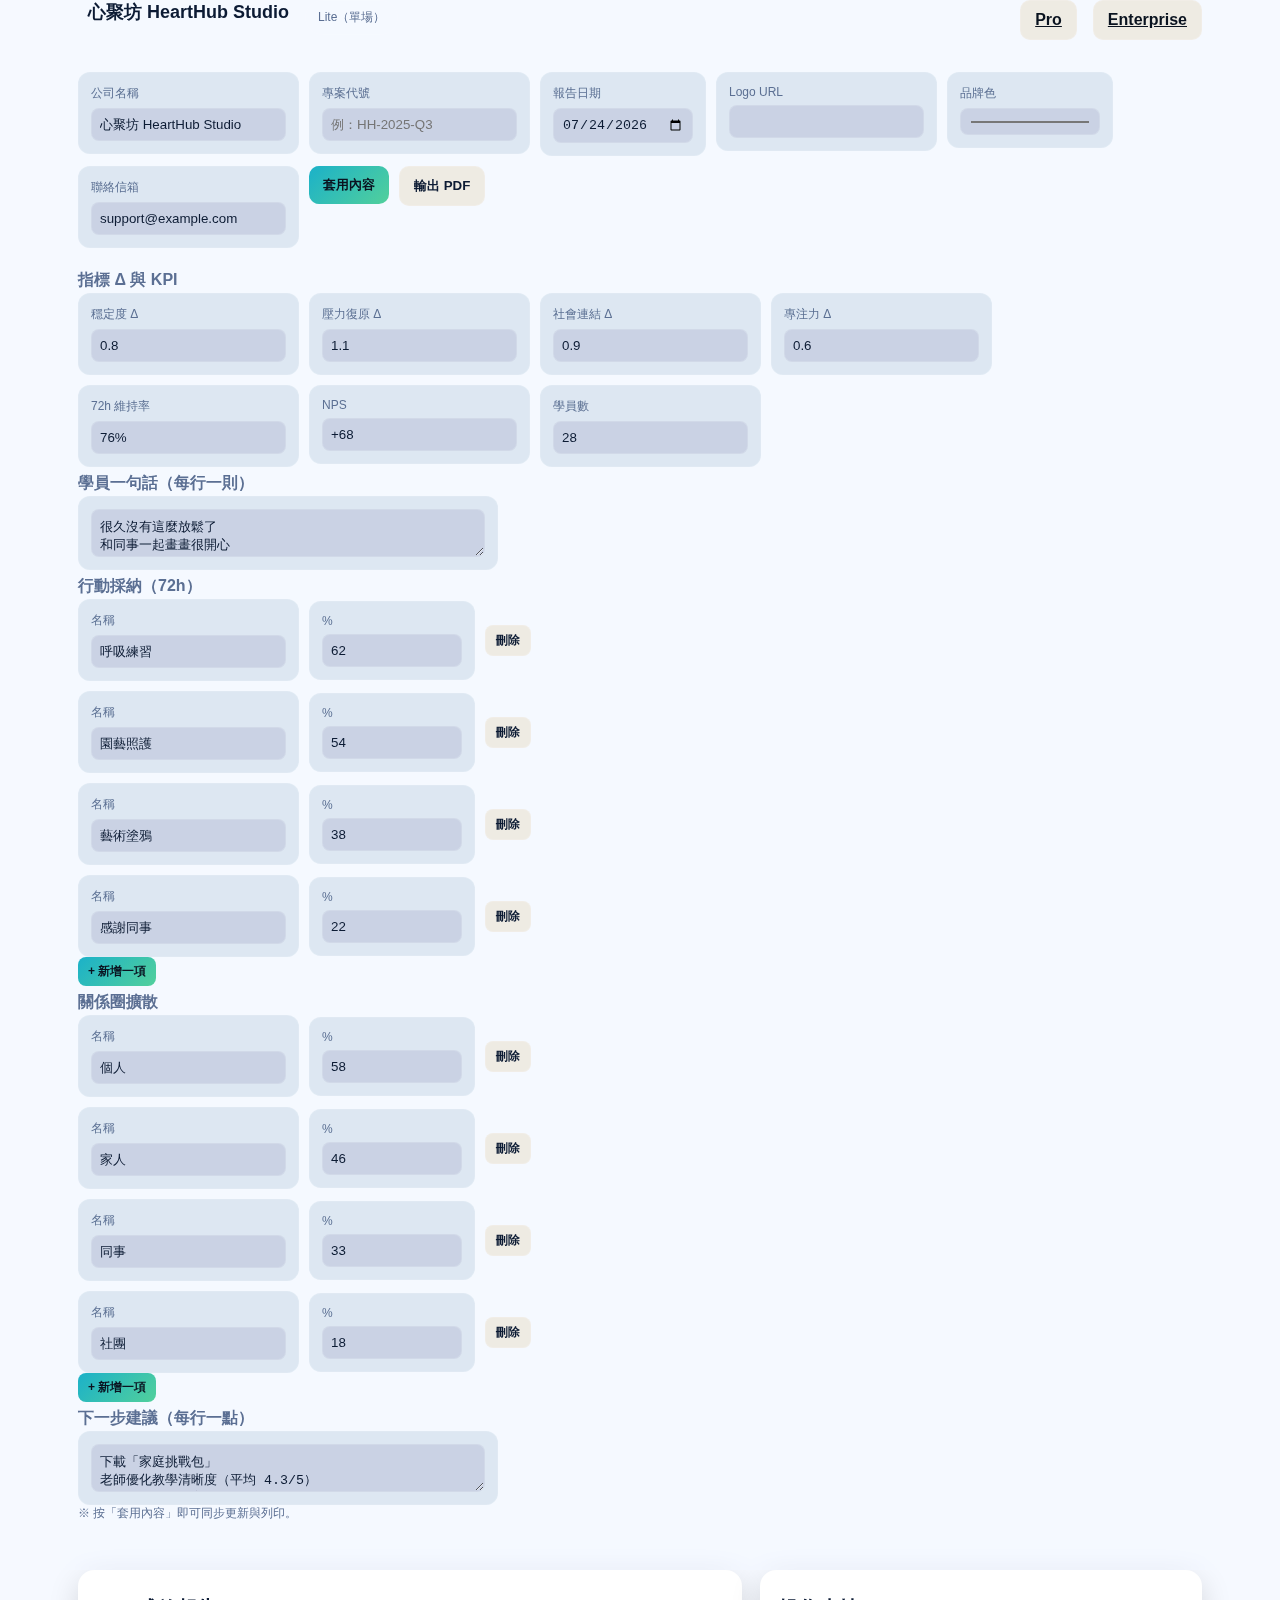
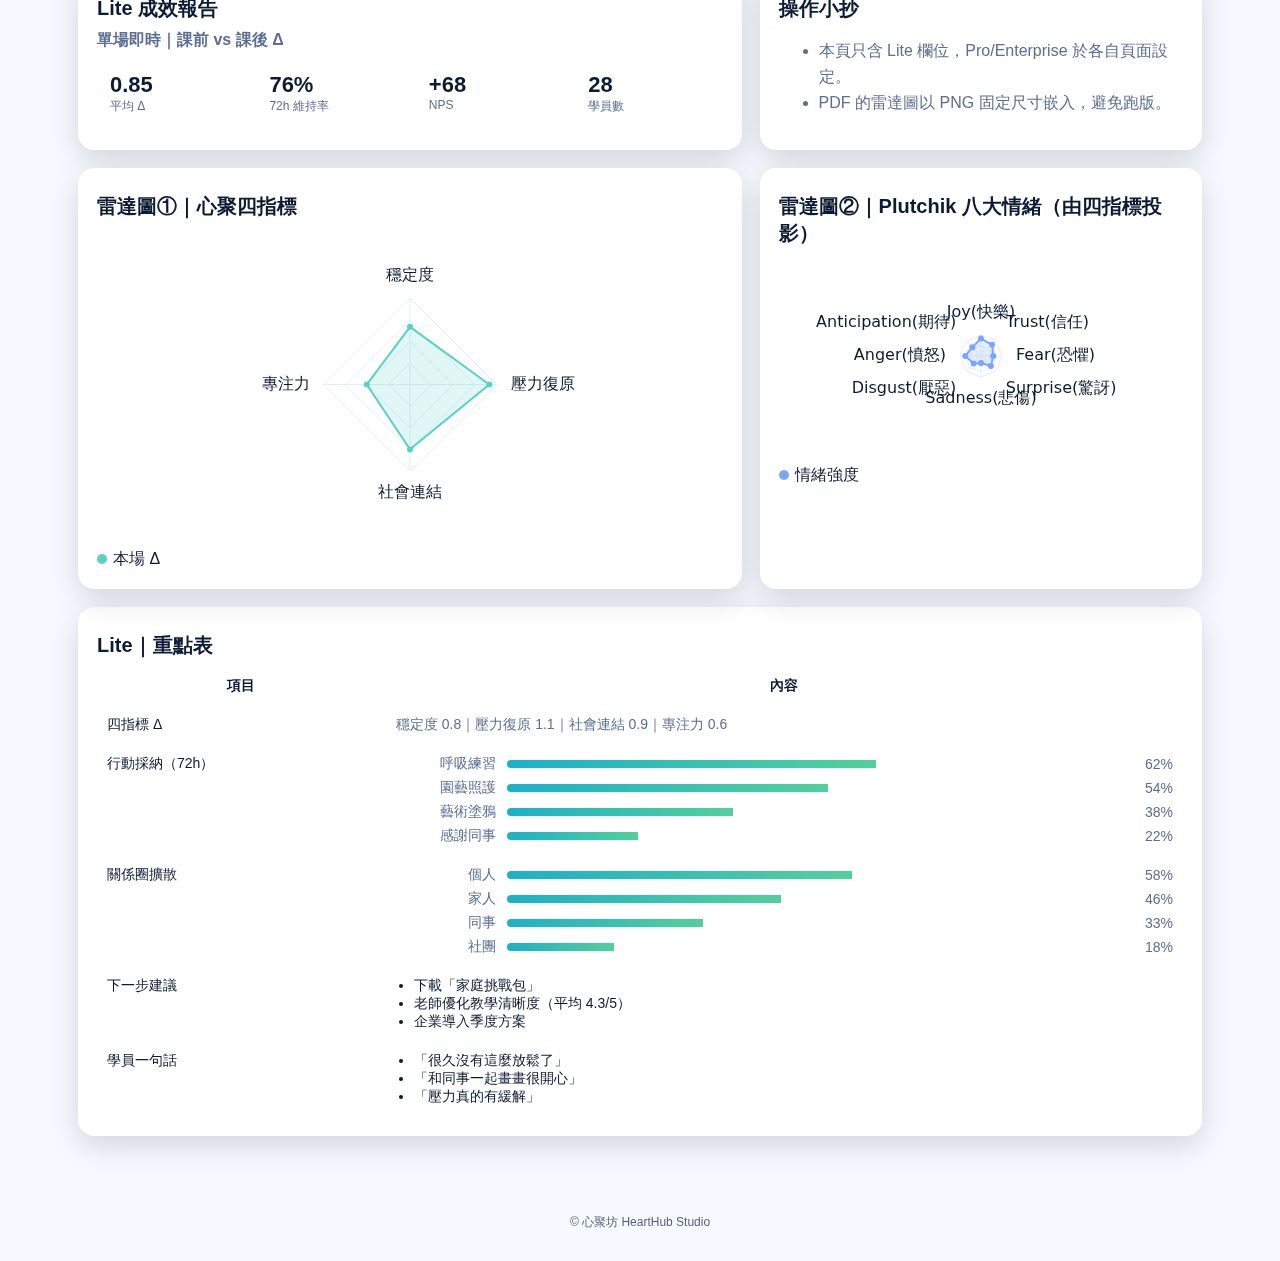
<file: lite.html>
<!DOCTYPE html><html lang="zh-Hant"><head>
<meta charset="utf-8"/><meta name="viewport" content="width=device-width,initial-scale=1"/>
<title>心聚指標報告｜Lite（單場）</title>
<link rel="stylesheet" href="assets/common.css">
</head><body>
<header class="wrap" id="webOnly">
  <div class="logo"><span class="mark"></span><span id="brandName">心聚坊 HeartHub Studio</span></div>
  <span class="pill">Lite（單場）</span><div style="flex:1"></div>
  <a class="tab" href="pro.html">Pro</a><a class="tab" href="enterprise.html">Enterprise</a>

  <div style="flex-basis:100%;height:0"></div>
  <div class="row">
    <div class="input"><label>公司名稱</label><input id="company" value="心聚坊 HeartHub Studio"></div>
    <div class="input"><label>專案代號</label><input id="project" placeholder="例：HH-2025-Q3"></div>
    <div class="input"><label>報告日期</label><input id="rdate" type="date"></div>
    <div class="input"><label>Logo URL</label><input id="logoUrl"></div>
    <div class="input"><label>品牌色</label><input id="brandColor" type="color" value="#1bb1c9"></div>
    <div class="input"><label>聯絡信箱</label><input id="contactEmail" value="support@example.com"></div>
    <button class="btn" id="apply">套用內容</button>
    <button class="btn secondary" id="print">輸出 PDF</button>
  </div>

  <div class="panel active" style="flex-basis:100%">
    <div class="subhead">指標 Δ 與 KPI</div>
    <div class="row">
      <div class="input"><label>穩定度 Δ</label><input id="v_stable" type="number" step="0.1" value="0.8"></div>
      <div class="input"><label>壓力復原 Δ</label><input id="v_res" type="number" step="0.1" value="1.1"></div>
      <div class="input"><label>社會連結 Δ</label><input id="v_social" type="number" step="0.1" value="0.9"></div>
      <div class="input"><label>專注力 Δ</label><input id="v_focus" type="number" step="0.1" value="0.6"></div>
      <div class="input"><label>72h 維持率</label><input id="hold" value="76%"></div>
      <div class="input"><label>NPS</label><input id="nps" value="+68"></div>
      <div class="input"><label>學員數</label><input id="learners" type="number" value="28"></div>
    </div>

    <div class="subhead">學員一句話（每行一則）</div>
    <div class="row"><div class="input" style="min-width:420px">
      <textarea id="quotes">很久沒有這麼放鬆了
和同事一起畫畫很開心
壓力真的有緩解</textarea></div></div>

    <div class="subhead">行動採納（72h）</div>
    <div class="row" id="actionsWrap" style="gap:10px;flex-direction:column"></div>
    <button class="btn xs" id="addAction">+ 新增一項</button>

    <div class="subhead">關係圈擴散</div>
    <div class="row" id="rippleWrap" style="gap:10px;flex-direction:column"></div>
    <button class="btn xs" id="addRipple">+ 新增一項</button>

    <div class="subhead">下一步建議（每行一點）</div>
    <div class="row"><div class="input" style="min-width:420px">
      <textarea id="next">下載「家庭挑戰包」
老師優化教學清晰度（平均 4.3/5）
企業導入季度方案</textarea></div></div>
    <div class="mini">※ 按「套用內容」即可同步更新與列印。</div>
  </div>
</header>

<main class="wrap">
  <div class="grid">
    <section class="card">
      <h2>Lite 成效報告</h2><h3 class="muted">單場即時｜課前 vs 課後 Δ</h3>
      <div class="kpis" id="kpis"></div>
    </section>
    <aside class="card"><h2>操作小抄</h2>
      <ul class="muted" style="line-height:1.6">
        <li>本頁只含 Lite 欄位，Pro/Enterprise 於各自頁面設定。</li>
        <li>PDF 的雷達圖以 PNG 固定尺寸嵌入，避免跑版。</li>
      </ul>
    </aside>
  </div>

  <section class="grid" style="margin-top:18px">
    <section class="card">
      <h2>雷達圖①｜心聚四指標</h2>
      <canvas id="radar1"></canvas><div class="legend" id="legend1"></div>
    </section>
    <section class="card">
      <h2>雷達圖②｜Plutchik 八大情緒（由四指標投影）</h2>
      <canvas id="radar2"></canvas><div class="legend" id="legend2"></div>
    </section>
  </section>

  <section class="card" style="margin-top:18px">
    <h2 id="tbl_title">Lite｜重點表</h2>
    <table class="tbl" id="tbl"></table>
  </section>
</main>

<footer>© <span id="footBrand">心聚坊 HeartHub Studio</span></footer>

<script src="assets/common.js"></script>
<script>
const { $, $$, parseLines, clamp, kpiHTML, legendHTML, listHTML, barsHTML,
        indicatorsToPlutchik, drawRadar, printNow } = Common;

const state = {
  brand:{company:'心聚坊 HeartHub Studio',project:'',date:'',logoUrl:'',color:'#1bb1c9',contact:'support@example.com'},
  deltas:{stable:0.8,res:1.1,social:0.9,focus:0.6},
  kpi:{hold:'76%', nps:'+68', learners:28},
  quotes:['很久沒有這麼放鬆了','和同事一起畫畫很開心','壓力真的有緩解'],
  actions:[{name:'呼吸練習',pct:62},{name:'園藝照護',pct:54},{name:'藝術塗鴉',pct:38},{name:'感謝同事',pct:22}],
  ripple:[{name:'個人',pct:58},{name:'家人',pct:46},{name:'同事',pct:33},{name:'社團',pct:18}],
  next:['下載「家庭挑戰包」','老師優化教學清晰度（平均 4.3/5）','企業導入季度方案'],
  exports:{}
};

function rowInput(name='',pct=0,idx,type){return `
  <div class="row" data-type="${type}" data-idx="${idx}" style="align-items:center">
    <div class="input"><label>名稱</label><input data-k="name" value="${Common.esc(name)}"></div>
    <div class="input"><label>%</label><input data-k="pct" type="number" min="0" max="100" value="${pct}"></div>
    <button class="btn secondary xs" data-action="del">刪除</button>
  </div>`;}

function renderDynamic(){
  $('#actionsWrap').innerHTML = state.actions.map((x,i)=>rowInput(x.name,x.pct,i,'actions')).join('');
  $('#rippleWrap').innerHTML  = state.ripple .map((x,i)=>rowInput(x.name,x.pct,i,'ripple' )).join('');
}
function captureDynamic(){
  state.actions = $$('#actionsWrap .row').map(r=>({name:r.querySelector('[data-k="name"]').value.trim()||'—',
                                                   pct:parseInt(r.querySelector('[data-k="pct"]').value||0,10)}));
  state.ripple  = $$('#rippleWrap .row' ).map(r=>({name:r.querySelector('[data-k="name"]').value.trim()||'—',
                                                   pct:parseInt(r.querySelector('[data-k="pct"]').value||0,10)}));
}

function render(){
  // KPI
  const d=state.deltas;
  $('#kpis').innerHTML = kpiHTML([
    {l:"平均 Δ",v:((d.stable+d.res+d.social+d.focus)/4).toFixed(2)},
    {l:"72h 維持率",v:state.kpi.hold},
    {l:"NPS",v:state.kpi.nps},
    {l:"學員數",v:String(state.kpi.learners)}
  ]);

  // 表格
  $('#tbl').innerHTML = `<tr><th>項目</th><th>內容</th></tr>
    <tr><td>四指標 Δ</td><td class="muted">穩定度 ${d.stable.toFixed(1)}｜壓力復原 ${d.res.toFixed(1)}｜社會連結 ${d.social.toFixed(1)}｜專注力 ${d.focus.toFixed(1)}</td></tr>
    <tr><td>行動採納（72h）</td><td>${barsHTML(state.actions)}</td></tr>
    <tr><td>關係圈擴散</td><td>${barsHTML(state.ripple)}</td></tr>
    <tr><td>下一步建議</td><td>${listHTML(state.next)}</td></tr>
    <tr><td>學員一句話</td><td>${state.quotes.length? `<ul style="margin:0;padding-left:18px">${state.quotes.map(s=>`<li>「${Common.esc(s)}」</li>`).join('')}</ul>`:'（尚未填寫）'}</td></tr>`;

  // 雷達
  const labels1=["穩定度","壓力復原","社會連結","專注力"];
  const ds1=[{label:"本場 Δ",color:"#59d1c5",values:[d.stable,d.res,d.social,d.focus],fill:.18}];
  state.exports.radar1 = drawRadar($('#radar1'),labels1,ds1,{padding:70});
  $('#legend1').innerHTML = legendHTML(ds1);

  const em = indicatorsToPlutchik(state.deltas);
  const labels2=Object.keys(em); const ds2=[{label:"情緒強度",color:"#7aa6ff",values:Object.values(em),fill:.18}];
  state.exports.radar2 = drawRadar($('#radar2'),labels2,ds2,{padding:80});
  $('#legend2').innerHTML = legendHTML(ds2);

  renderDynamic();
}

// 事件
document.addEventListener('click', (e)=>{
  if(e.target.id==='addAction'){ state.actions.push({name:`項目${state.actions.length+1}`,pct:0}); renderDynamic(); }
  if(e.target.id==='addRipple'){ state.ripple.push({name:`關係${state.ripple.length+1}`,pct:0}); renderDynamic(); }
  if(e.target.dataset.action==='del'){
    const row = e.target.closest('.row'); const type=row.dataset.type; const idx=+row.dataset.idx;
    state[type].splice(idx,1); renderDynamic();
  }
});

$('#apply').addEventListener('click', ()=>{
  // 品牌
  state.brand.company=$('#company').value||state.brand.company;
  state.brand.project=$('#project').value||'';
  state.brand.date=$('#rdate').value||'';
  state.brand.logoUrl=$('#logoUrl').value||'';
  state.brand.color=$('#brandColor').value||state.brand.color;
  state.brand.contact=$('#contactEmail').value||state.brand.contact;
  document.documentElement.style.setProperty('--brand', state.brand.color);
  $('#brandName').textContent = state.brand.company;
  $('#footBrand').textContent = state.brand.company;

  // Lite 值
  state.deltas.stable=parseFloat($('#v_stable').value||state.deltas.stable);
  state.deltas.res   =parseFloat($('#v_res').value||state.deltas.res);
  state.deltas.social=parseFloat($('#v_social').value||state.deltas.social);
  state.deltas.focus =parseFloat($('#v_focus').value||state.deltas.focus);
  state.kpi.hold = $('#hold').value||state.kpi.hold;
  state.kpi.nps  = $('#nps').value||state.kpi.nps;
  state.kpi.learners = parseInt($('#learners').value||state.kpi.learners,10);
  state.quotes = parseLines($('#quotes').value);
  state.next   = parseLines($('#next').value);

  captureDynamic();
  render();
});

$('#print').addEventListener('click', ()=>{
  const kpiHtml = $('#kpis').innerHTML;
  const tableTitle = $('#tbl_title').textContent;
  const tableHTML = $('#tbl').outerHTML;
  const opts = {
    quotes: state.quotes.length? `<ul style="margin:0;padding-left:18px">${state.quotes.map(s=>`<li>「${Common.esc(s)}」</li>`).join('')}</ul>`:'（尚未填寫）',
    actionsHTML: barsHTML(state.actions),
    rippleHTML: barsHTML(state.ripple),
    suggestionsHTML: Common.listHTML(state.next),
    roi:null, planHTML:null,
    radarPNGs:[ state.exports.radar1?.toPNG(2.0), state.exports.radar2?.toPNG(2.0) ],
    legends:[ $('#legend1').innerHTML, $('#legend2').innerHTML ]
  };
  Common.printNow('lite', state.brand, kpiHtml, tableTitle, tableHTML, opts);
});

document.addEventListener('DOMContentLoaded', ()=>{
  $('#rdate').value = new Date().toISOString().slice(0,10);
  render();
});
</script>
</body></html>
</file>
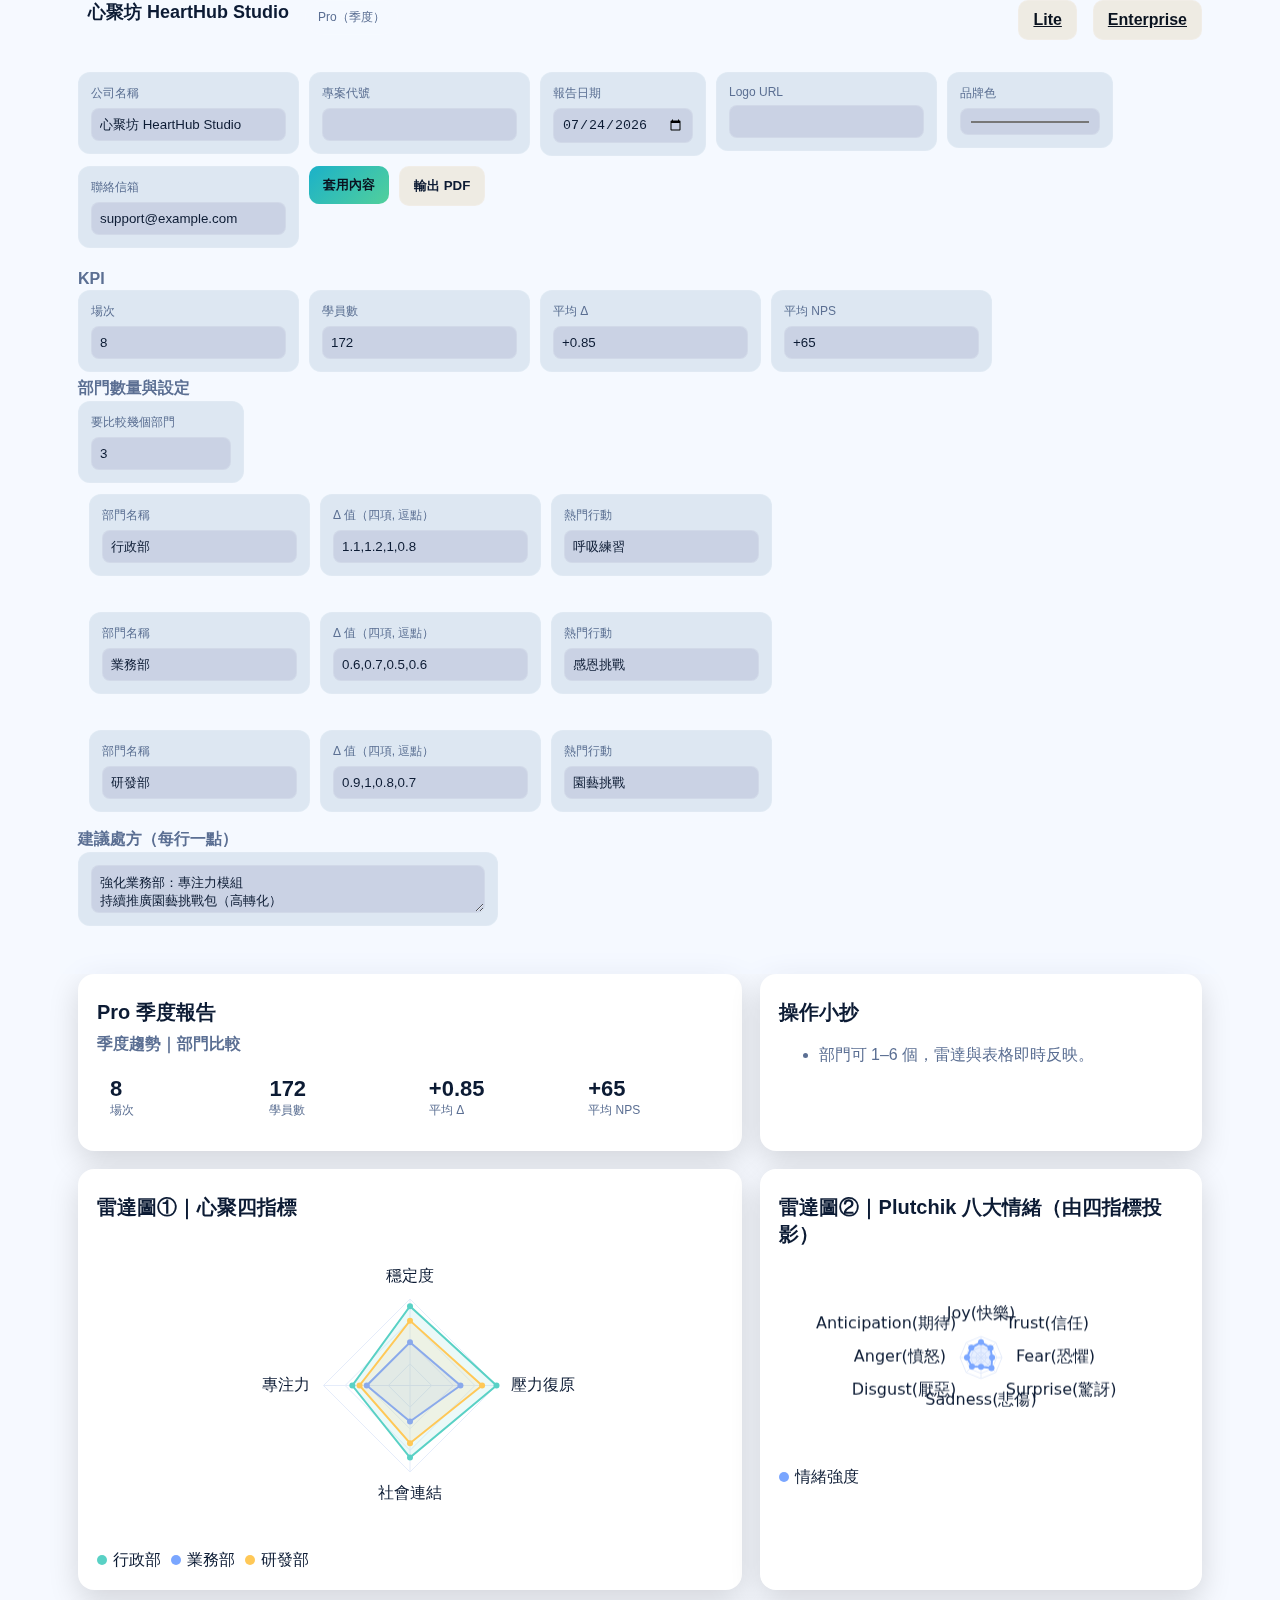
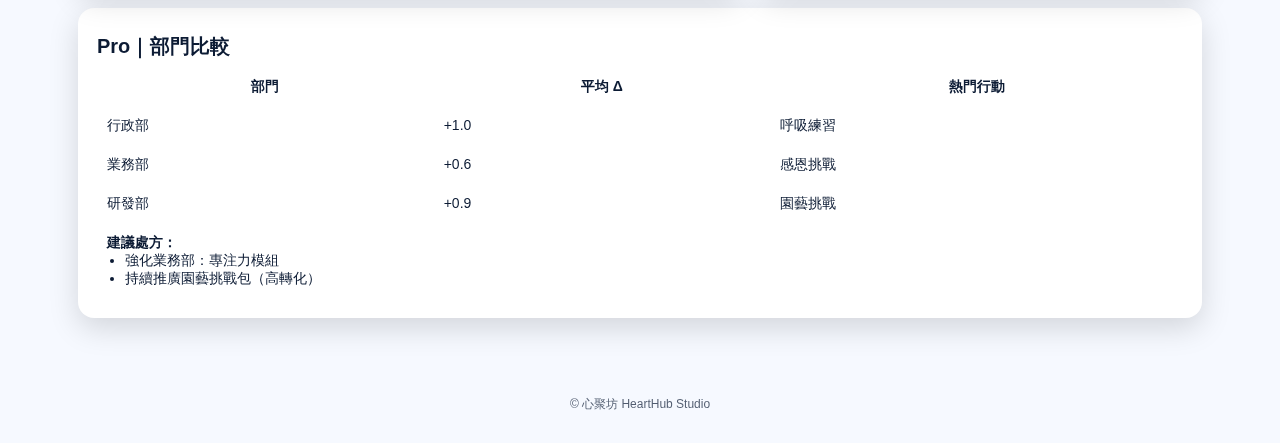
<file: pro.html>
<!DOCTYPE html><html lang="zh-Hant"><head>
<meta charset="utf-8"/><meta name="viewport" content="width=device-width,initial-scale=1"/>
<title>心聚指標報告｜Pro（季度）</title>
<link rel="stylesheet" href="assets/common.css">
</head><body>
<header class="wrap" id="webOnly">
  <div class="logo"><span class="mark"></span><span id="brandName">心聚坊 HeartHub Studio</span></div>
  <span class="pill">Pro（季度）</span><div style="flex:1"></div>
  <a class="tab" href="lite.html">Lite</a><a class="tab" href="enterprise.html">Enterprise</a>

  <div style="flex-basis:100%;height:0"></div>
  <div class="row">
    <div class="input"><label>公司名稱</label><input id="company" value="心聚坊 HeartHub Studio"></div>
    <div class="input"><label>專案代號</label><input id="project"></div>
    <div class="input"><label>報告日期</label><input id="rdate" type="date"></div>
    <div class="input"><label>Logo URL</label><input id="logoUrl"></div>
    <div class="input"><label>品牌色</label><input id="brandColor" type="color" value="#1bb1c9"></div>
    <div class="input"><label>聯絡信箱</label><input id="contactEmail" value="support@example.com"></div>
    <button class="btn" id="apply">套用內容</button>
    <button class="btn secondary" id="print">輸出 PDF</button>
  </div>

  <div class="panel active" style="flex-basis:100%">
    <div class="subhead">KPI</div>
    <div class="row">
      <div class="input"><label>場次</label><input id="sessions" type="number" value="8"></div>
      <div class="input"><label>學員數</label><input id="learners" type="number" value="172"></div>
      <div class="input"><label>平均 Δ</label><input id="avgDelta" value="+0.85"></div>
      <div class="input"><label>平均 NPS</label><input id="avgNPS" value="+65"></div>
    </div>

    <div class="subhead">部門數量與設定</div>
    <div class="row"><div class="input"><label>要比較幾個部門</label><input id="deptCount" type="number" min="1" max="6" value="3"></div></div>
    <div class="row" id="deptWrap" style="gap:14px;flex-direction:column"></div>

    <div class="subhead">建議處方（每行一點）</div>
    <div class="row"><div class="input" style="min-width:420px"><textarea id="suggestions">
強化業務部：專注力模組
持續推廣園藝挑戰包（高轉化）
</textarea></div></div>
  </div>
</header>

<main class="wrap">
  <div class="grid">
    <section class="card">
      <h2>Pro 季度報告</h2><h3 class="muted">季度趨勢｜部門比較</h3>
      <div class="kpis" id="kpis"></div>
    </section>
    <aside class="card"><h2>操作小抄</h2>
      <ul class="muted" style="line-height:1.6">
        <li>部門可 1–6 個，雷達與表格即時反映。</li>
      </ul>
    </aside>
  </div>

  <section class="grid" style="margin-top:18px">
    <section class="card"><h2>雷達圖①｜心聚四指標</h2>
      <canvas id="radar1"></canvas><div class="legend" id="legend1"></div></section>
    <section class="card"><h2>雷達圖②｜Plutchik 八大情緒（由四指標投影）</h2>
      <canvas id="radar2"></canvas><div class="legend" id="legend2"></div></section>
  </section>

  <section class="card" style="margin-top:18px">
    <h2 id="tbl_title">Pro｜部門比較</h2>
    <table class="tbl" id="tbl"></table>
  </section>
</main>

<footer>© <span id="footBrand">心聚坊 HeartHub Studio</span></footer>

<script src="assets/common.js"></script>
<script>
const { $, $$, parseLines, parseFour, kpiHTML, legendHTML, listHTML,
        indicatorsToPlutchik, drawRadar, printNow, pickColor, avg, esc } = Common;

const state = {
  brand:{company:'心聚坊 HeartHub Studio',project:'',date:'',logoUrl:'',color:'#1bb1c9',contact:'support@example.com'},
  kpi:{sessions:8, learners:172, avgDelta:'+0.85', avgNPS:'+65'},
  depts:[
    {name:'行政部', values:[1.1,1.2,1.0,0.8], hot:'呼吸練習'},
    {name:'業務部', values:[0.6,0.7,0.5,0.6], hot:'感恩挑戰'},
    {name:'研發部', values:[0.9,1.0,0.8,0.7], hot:'園藝挑戰'}
  ],
  suggestions:['強化業務部：專注力模組','持續推廣園藝挑戰包（高轉化）'],
  exports:{}
};

function buildDeptRows(){
  const n = Math.min(6, Math.max(1, parseInt($('#deptCount').value||3,10)));
  $('#deptCount').value=n;
  while(state.depts.length<n) state.depts.push({name:`部門${state.depts.length+1}`,values:[0.8,0.9,0.8,0.7],hot:'—'});
  state.depts = state.depts.slice(0,n);
  $('#deptWrap').innerHTML = state.depts.map((d,i)=>`
    <div class="row dept" data-idx="${i}" style="border:1px dashed #ffffff24;border-radius:10px;padding:10px">
      <div class="input"><label>部門名稱</label><input data-k="name" value="${esc(d.name)}"></div>
      <div class="input"><label>Δ 值（四項, 逗點）</label><input data-k="values" value="${d.values.join(',')}"></div>
      <div class="input"><label>熱門行動</label><input data-k="hot" value="${esc(d.hot)}"></div>
    </div>`).join('');
}
function captureDeptRows(){
  state.depts = $$('#deptWrap .dept').map((r,i)=>({
    name:r.querySelector('[data-k="name"]').value||`部門${i+1}`,
    values: parseFour(r.querySelector('[data-k="values"]').value,[0.8,0.9,0.8,0.7]),
    hot:r.querySelector('[data-k="hot"]').value||'—'
  }));
}

function indicatorsMean(){
  const mats = state.depts.map(d=>d.values);
  const mean = idx => mats.map(a=>a[idx]).reduce((x,y)=>x+y,0)/mats.length;
  return {stable:mean(0),res:mean(1),social:mean(2),focus:mean(3)};
}

function render(){
  $('#kpis').innerHTML = kpiHTML([
    {l:"場次",v:String(state.kpi.sessions)},
    {l:"學員數",v:String(state.kpi.learners)},
    {l:"平均 Δ",v:state.kpi.avgDelta},
    {l:"平均 NPS",v:state.kpi.avgNPS}
  ]);

  const rows = state.depts.map(d=>`<tr><td>${esc(d.name)}</td><td>+${avg(d.values).toFixed(1)}</td><td>${esc(d.hot||'—')}</td></tr>`).join('');
  $('#tbl').innerHTML = `<tr><th>部門</th><th>平均 Δ</th><th>熱門行動</th></tr>${rows}
  <tr><td colspan="3"><b>建議處方：</b>${listHTML(state.suggestions)}</td></tr>`;

  // 雷達
  const labels1=["穩定度","壓力復原","社會連結","專注力"];
  const ds1 = state.depts.map((d,i)=>({label:d.name||`部門${i+1}`,color:pickColor(i),values:d.values,fill:.12}));
  state.exports.radar1 = Common.drawRadar($('#radar1'),labels1,ds1,{padding:70});
  $('#legend1').innerHTML = legendHTML(ds1);

  const em = indicatorsToPlutchik(indicatorsMean());
  const ds2=[{label:"情緒強度",color:"#7aa6ff",values:Object.values(em),fill:.18}];
  state.exports.radar2 = Common.drawRadar($('#radar2'),Object.keys(em),ds2,{padding:80});
  $('#legend2').innerHTML = legendHTML(ds2);
}

$('#apply').addEventListener('click', ()=>{
  state.brand.company=$('#company').value||state.brand.company;
  state.brand.project=$('#project').value||'';
  state.brand.date=$('#rdate').value||'';
  state.brand.logoUrl=$('#logoUrl').value||'';
  state.brand.color=$('#brandColor').value||state.brand.color;
  state.brand.contact=$('#contactEmail').value||state.brand.contact;
  document.documentElement.style.setProperty('--brand', state.brand.color);
  $('#brandName').textContent = state.brand.company; $('#footBrand').textContent = state.brand.company;

  state.kpi.sessions=parseInt($('#sessions').value||state.kpi.sessions,10);
  state.kpi.learners=parseInt($('#learners').value||state.kpi.learners,10);
  state.kpi.avgDelta=$('#avgDelta').value||state.kpi.avgDelta;
  state.kpi.avgNPS=$('#avgNPS').value||state.kpi.avgNPS;
  captureDeptRows();
  state.suggestions = parseLines($('#suggestions').value);
  render();
});

$('#deptCount').addEventListener('change', ()=> buildDeptRows());
$('#print').addEventListener('click', ()=>{
  const opts = {
    suggestionsHTML: listHTML(state.suggestions),
    radarPNGs:[ state.exports.radar1?.toPNG(2.0), state.exports.radar2?.toPNG(2.0) ],
    legends:[ $('#legend1').innerHTML, $('#legend2').innerHTML ]
  };
  Common.printNow('pro', state.brand, $('#kpis').innerHTML, $('#tbl_title').textContent, $('#tbl').outerHTML, opts);
});

document.addEventListener('DOMContentLoaded', ()=>{
  $('#rdate').value = new Date().toISOString().slice(0,10);
  buildDeptRows(); render();
});
</script>
</body></html>
</file>
<file: assets/common.css>
:root{
  --bg:#adc3cc; --card:#121a2b; --muted:#9bb0d3; --text:#eaf2ff;
  --accent:#59d1c5; --accent-2:#7aa6ff; --grid:#24314d;
  --brand:#1bb1c9;
}

@media (prefers-color-scheme: light){
  :root{
    --bg:#f6f9ff; --card:#ffffff; --muted:#5b6f93; --text:#0c1b34;
    --accent:#00b8a9; --accent-2:#3a6cf0; --grid:#e5ecfa;
  }
}

@media (prefers-color-scheme: dark){
  :root{
    --bg:#0b1320; --card:#121a2b; --text:#eaf2ff; --muted:#9bb0d3;
    --accent:#59d1c5; --accent-2:#7aa6ff; --grid:#24314d;
  }
}

*{box-sizing:border-box}

body{
  margin:0;
  font-family:-apple-system,BlinkMacSystemFont,Segoe UI,Roboto,Noto Sans TC,Helvetica,Arial,"Apple Color Emoji","Segoe UI Emoji";
  background:var(--bg);
  color:var(--text);
}

header{
  padding:24px 18px;
  display:flex; flex-wrap:wrap; align-items:flex-start; gap:16px;
  position:sticky; backdrop-filter:saturate(140%) blur(6px);
}

.logo{display:flex;align-items:center;gap:10px;font-weight:700;font-size:18px}
.logo .logo-img{
  width:28px; height:28px; border-radius:8px; object-fit:contain;
}

.pill{padding:8px 12px; border:1px solid #ffffff26; border-radius:999px; color:var(--muted); font-size:12px}
.wrap{max-width:1160px;margin:0 auto;padding:0 18px 48px}
.tab{padding:10px 14px; border-radius:10px; background:#cda15029; color:#0a1320; border:1px solid #ffffff24; cursor:pointer; user-select:none; font-weight:600}
.tab.active{background:linear-gradient(135deg,var(--brand), #52d09b); border-color:#6de3c2aa}
.grid{display:grid; gap:18px; grid-template-columns:1.2fr .8fr}
@media (max-width:980px){.grid{grid-template-columns:1fr}}
.card{background:var(--card); border:1px solid #ffffff14; border-radius:16px; padding:18px; box-shadow:0 10px 30px #00000025}
h1,h2,h3{margin:6px 0 8px} h1{font-size:28px} h2{font-size:20px} h3{font-size:16px;color:var(--muted)}
.kpis{display:grid;grid-template-columns:repeat(4,1fr);gap:12px} 
@media (max-width:700px){.kpis{grid-template-columns:repeat(2,1fr)}}
.kpi{background:#ffffff0d;padding:12px;border:1px solid #ffffff14;border-radius:12px}
.kpi .v{font-size:22px;font-weight:800} .kpi .l{font-size:12px;color:var(--muted)}
.tbl{width:100%;border-collapse:collapse;font-size:14px}
.tbl th,.tbl td{padding:10px;border-bottom:1px solid #ffffff14;vertical-align:top}
.muted{color:var(--muted)}
.row{display:flex;gap:10px;flex-wrap:wrap;align-items:flex-start}
.input{display:flex;flex-direction:column;gap:6px;background:#306c971f;padding:12px;border-radius:12px;border:1px solid #ffffff14}
.input label{font-size:12px;color:var(--muted)}
.input input,.input textarea{padding:8px;border-radius:8px;border:1px solid #ffffff24;background:#433c821f;color:var(--text);min-width:140px}
.input textarea{min-height:44px}
.btn{padding:10px 14px;border-radius:10px;background:linear-gradient(135deg,var(--brand),#52d09b); color:#0a1320;font-weight:800;border:none;cursor:pointer}
.btn.secondary{background:#cda15029;color:var(--text);border:1px solid #ffffff24}
.btn.xs{padding:6px 10px;border-radius:8px;font-size:12px}
canvas{width:100%;height:auto;max-height:460px;display:block}
.legend{display:flex;gap:10px;flex-wrap:wrap;margin-top:8px}
.dot{width:10px;height:10px;border-radius:999px;display:inline-block;margin-right:6px}
.tag{font-size:12px;color:var(--muted);padding:6px 8px;border:1px solid #ffffff24;border-radius:999px}
.mini{font-size:12px;color:var(--muted)}
.panel{display:none}
.panel.active{display:block}
.subhead{font-weight:700;margin-top:6px;margin-bottom:2px;color:var(--muted)}
.line{display:flex;gap:8px;flex-wrap:wrap;align-items:center}

/* —— 長條圖（螢幕＋PDF 共用） —— */
.barlist{
  --label:100px; --value:60px;
  --track:#ffffff1a; --track-b:#ffffff26; --fill1:var(--brand); --fill2:#52d09b;
  display:grid; grid-template-columns:var(--label) minmax(0,1fr) var(--value);
  gap:6px 10px; align-items:center; font-size:14px;
}  
.barname{justify-self:end; color:var(--muted)}
.bartrack{height:10px; border-radius:6px; background:var(--track); border:1px solid var(--track-b); overflow:hidden}
.barfill{height:100%; background:linear-gradient(90deg,var(--fill1),var(--fill2))}
.barpct{ justify-self:end; color:var(--muted); font-variant-numeric:tabular-nums; white-space:nowrap; }

footer{opacity:.7;text-align:center;font-size:12px;padding:30px 10px}

/* 螢幕＋PDF 共用：雙向長條 */
.bartrack.signed{ position:relative }
.bartrack.signed::after{
  content:''; position:absolute; left:50%; top:-1px; bottom:-1px; width:1px;
  background: var(--track-b);
}
.barfill-pos, .barfill-neg{ position:absolute; height:100% }
.barfill-pos{ left:50%; background: linear-gradient(90deg,var(--fill1),var(--fill2)); }
.barfill-neg{ right:50%; background: linear-gradient(90deg,#ffb3b3,#ff6b6b); }

/* ====== 列印（PDF 美化） ====== */
@media print{
  @page{ size:A4; margin:10mm }
  body{ background:#fff; color:#000 }
  header, #webOnly{ display:none !important }

  .print-container{
    position:absolute; inset:0; width:100%;
    -webkit-print-color-adjust:exact; print-color-adjust:exact;
  }

  :root{
    --page-pad-x:4mm;
    --footer-reserve:12mm;
    --print-height: calc(297mm - 2 * 10mm);
  }

  #p2 #pl1{ padding-bottom: 16mm !important }

  .page{
    position:relative; min-height:var(--print-height);
    box-sizing:border-box;
    padding:0 var(--page-pad-x) calc(var(--footer-reserve) + 1mm) var(--page-pad-x);
    background:#fff;
  }
  .page:not(:last-child){ page-break-after:always }

  .ph{
    font-size:11px; color:#777; letter-spacing:.3px;
    display:flex; justify-content:space-between; align-items:center;
    border-bottom:1px solid #e6e6e6; padding:2mm 0;
  }
  .pfooter{
    position:absolute; left:var(--page-pad-x); right:var(--page-pad-x); bottom:0;
    font-size:10px; color:#888; border-top:1px solid #eee;
    padding-top:2mm; margin-top:0; background:#fff;
  }

  .ptitle{ font-size:22px; font-weight:800; margin:4mm 0 2mm }
  .psub{ color:#333; margin:0 0 3mm }
  .pcard{ border:1px solid #e6e6e6; border-radius:6px; padding:3mm; background:#fff }
  .kpis.print{ grid-template-columns:repeat(4,1fr); gap:6mm }
  .legend .dot{ border:1px solid #0003 }
  .section-title{ font-weight:800; margin:4mm 0 2mm; border-left:4px solid var(--brand); padding-left:3mm }
  .small{ font-size:12.5px; color:#333; line-height:1.7 }
  .radarPrint{ width:178mm; height:88mm; display:block; margin:2mm 0 1mm }
  .barlist{ --track:#f2f5ff; --track-b:#dfe6fb; --fill1:var(--brand); --fill2:#36c6b4 }

  #p1{ --brand-ink: var(--brand, #1bb1c9); --ink:#222; --mut:#666; --line:#eaeaea }

  #p1 .cover-grid{
    display:grid; grid-template-columns:1.2fr .8fr;
    column-gap:6mm; row-gap:4mm; align-items:start;
    margin:6mm 0 4mm; min-height:auto;
  }
  @media print and (max-width:190mm){ #p1 .cover-grid{ grid-template-columns:1fr } }

  #p1 .cover-grid > div:first-child{
    display:flex; flex-direction:column; justify-content:flex-start;
    gap:3mm; min-height:auto;
  }

  #p1 .brand-row{ display:flex; align-items:center; gap:4mm; margin:0 0 4mm }
  #p1 .brand-logo, #p1 #pcolorSVG{ width:18mm; height:18mm; border-radius:4px }
  #p1 .brand-logo{ object-fit:contain }
  #p1 .badge{
    display:inline-block; margin-left:auto; padding:1.6mm 2.8mm;
    border-radius:999px; font-weight:700; font-size:10.5px;
    background:linear-gradient(135deg,var(--brand-ink),#52d09b); color:#0a1320;
  }

  #p1 .brand-chip{
    display:inline-flex; align-items:center; gap:2mm; margin-right:2.4mm;
    padding:1.6mm 2.6mm; border:1px solid var(--line); border-radius:999px;
    font-size:10.5px; color:#333; background:#fff;
  }

  #p1 .ptitle{ font-size:26px; font-weight:900; line-height:1.25; margin:1.5mm 0 1.5mm !important }
  #p1 .psub{ font-size:12.5px; color:var(--mut); margin:0 0 3mm !important; max-width:165mm }

  #p1 .kpi-rail{
    display:grid; grid-template-columns:repeat(2,1fr);
    grid-auto-rows:minmax(16mm,auto); gap:3.2mm; align-content:start;
  }
  #p1 .kpi-rail .kpi{
    display:flex; flex-direction:column; gap:1mm;
    padding:3mm; border:1px solid var(--line); border-radius:8px; background:#fff;
  }
  #p1 .kpi-rail .kpi .v{ font-size:17px; font-weight:800; color:#000 }
  #p1 .kpi-rail .kpi .l{ font-size:10.5px; color:#667 }

  #p1ExpTitle, #p1Exp{ grid-column:1 / -1; display:block }
  #p1ExpTitle{ text-align:center; margin-top:10mm !important; margin-bottom:2mm }
  #p1Exp{
    max-width:178mm; margin:0 auto; line-height:1.7; padding:3.5mm 4mm;
  }

  #p1 .cover-grid{ margin-bottom:8mm !important }

  #p1Exp .exp-summary{
    display:flex; flex-wrap:wrap; gap:3mm; margin:2mm 0;
  }
  #p1Exp .exp-chip{
    border:1px solid #e6e6e6; border-radius:999px;
    padding:1.4mm 3mm; font-weight:700; background:#fff;
  }
  #p1Exp .divider{ height:1px; background:#eaeaea; margin:2.5mm 0 }
  #p1Exp .bartrack{ height:12px }

  .ph .ph-logo{ width:4.2mm; height:4.2mm; object-fit:contain; vertical-align:middle; border-radius:1mm; margin-right:2mm }
  .ph .ph-logo-fallback{
    display:inline-block; width:4.2mm; height:4.2mm;
    border-radius:1mm; margin-right:2mm;
    background:linear-gradient(135deg,var(--brand),#52d09b);
  }

  .bartrack.signed::after{ background:#dfe6fb }
  .barfill-pos{ background:linear-gradient(90deg,var(--brand),#36c6b4) }
  .barfill-neg{ background:linear-gradient(90deg,#f7b8b8,#ef7676) }

  header, #webOnly, main, footer { display:none !important }
  .print-container{ display:block !important; position:static !important }
  html, body{ height:auto !important; overflow:visible !important }

  #p1Exp .barlist{
    width:100%; max-width:none;
    --label:28mm; --value:20mm;
    margin:1.6mm auto 0;
  }
  #p1Exp .bartrack{ height:12px }
  .barpct{ white-space:nowrap }
}
</file>
